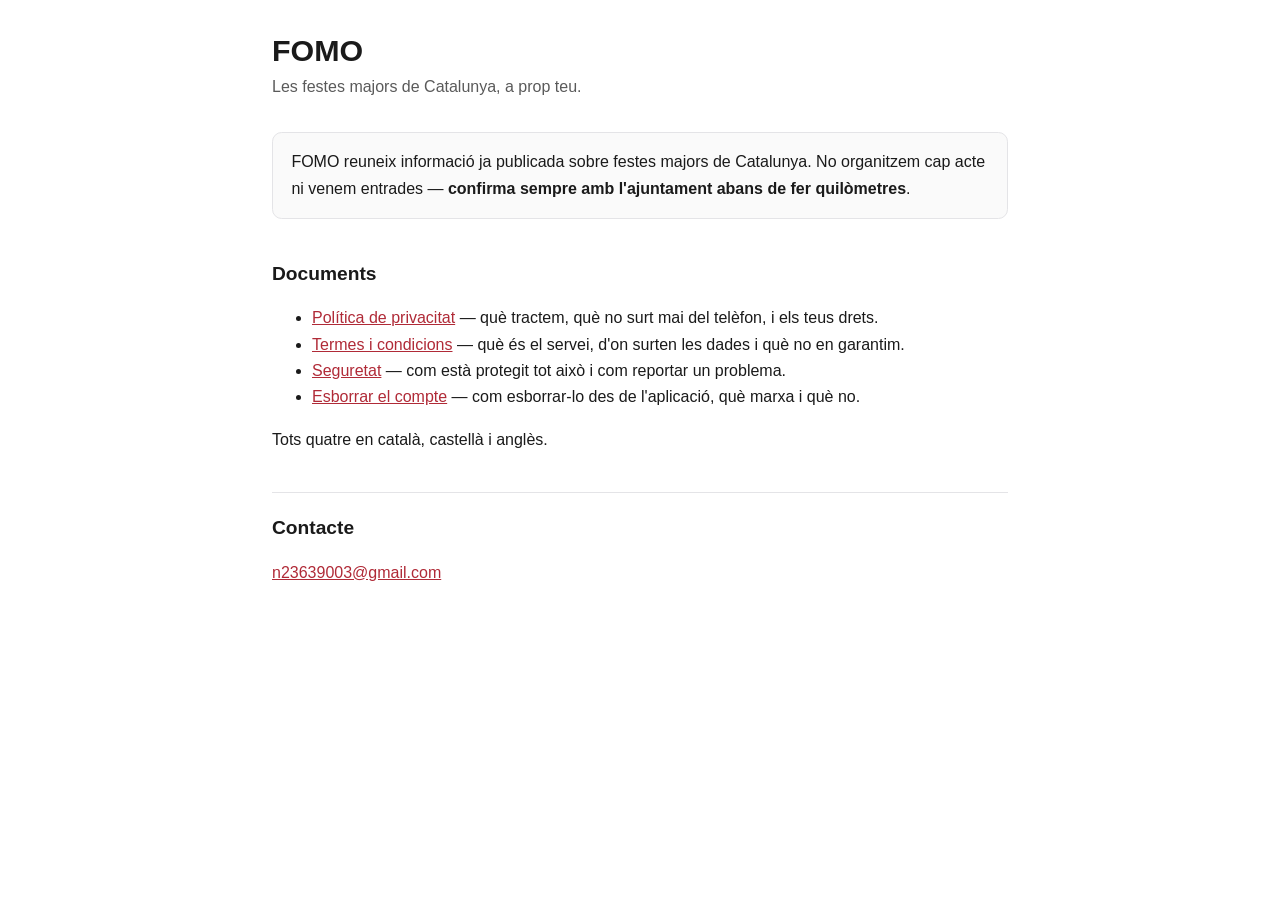
<file: index.html>
<!doctype html>
<html lang="ca">
<head>
<meta charset="utf-8">
<meta name="viewport" content="width=device-width, initial-scale=1">
<title>FOMO</title>
<link rel="stylesheet" href="estil.css">
</head>
<body>
<main>
  <h1>FOMO</h1>
  <p class="sub">Les festes majors de Catalunya, a prop teu.</p>

  <div class="box">
    <p>FOMO reuneix informació ja publicada sobre festes majors de Catalunya.
    No organitzem cap acte ni venem entrades — <strong>confirma sempre amb
    l'ajuntament abans de fer quilòmetres</strong>.</p>
  </div>

  <h2>Documents</h2>
  <ul>
    <li><a href="privacitat.html">Política de privacitat</a> — què tractem, què
    no surt mai del telèfon, i els teus drets.</li>
    <li><a href="termes.html">Termes i condicions</a> — què és el servei, d'on
    surten les dades i què no en garantim.</li>
    <li><a href="seguretat.html">Seguretat</a> — com està protegit tot això i com
    reportar un problema.</li>
    <li><a href="esborrar-compte.html">Esborrar el compte</a> — com esborrar-lo
    des de l'aplicació, què marxa i què no.</li>
  </ul>
  <p>Tots quatre en català, castellà i anglès.</p>

  <h2>Contacte</h2>
  <p><a href="mailto:n23639003@gmail.com">n23639003@gmail.com</a></p>
</main>
</body>
</html>
</file>
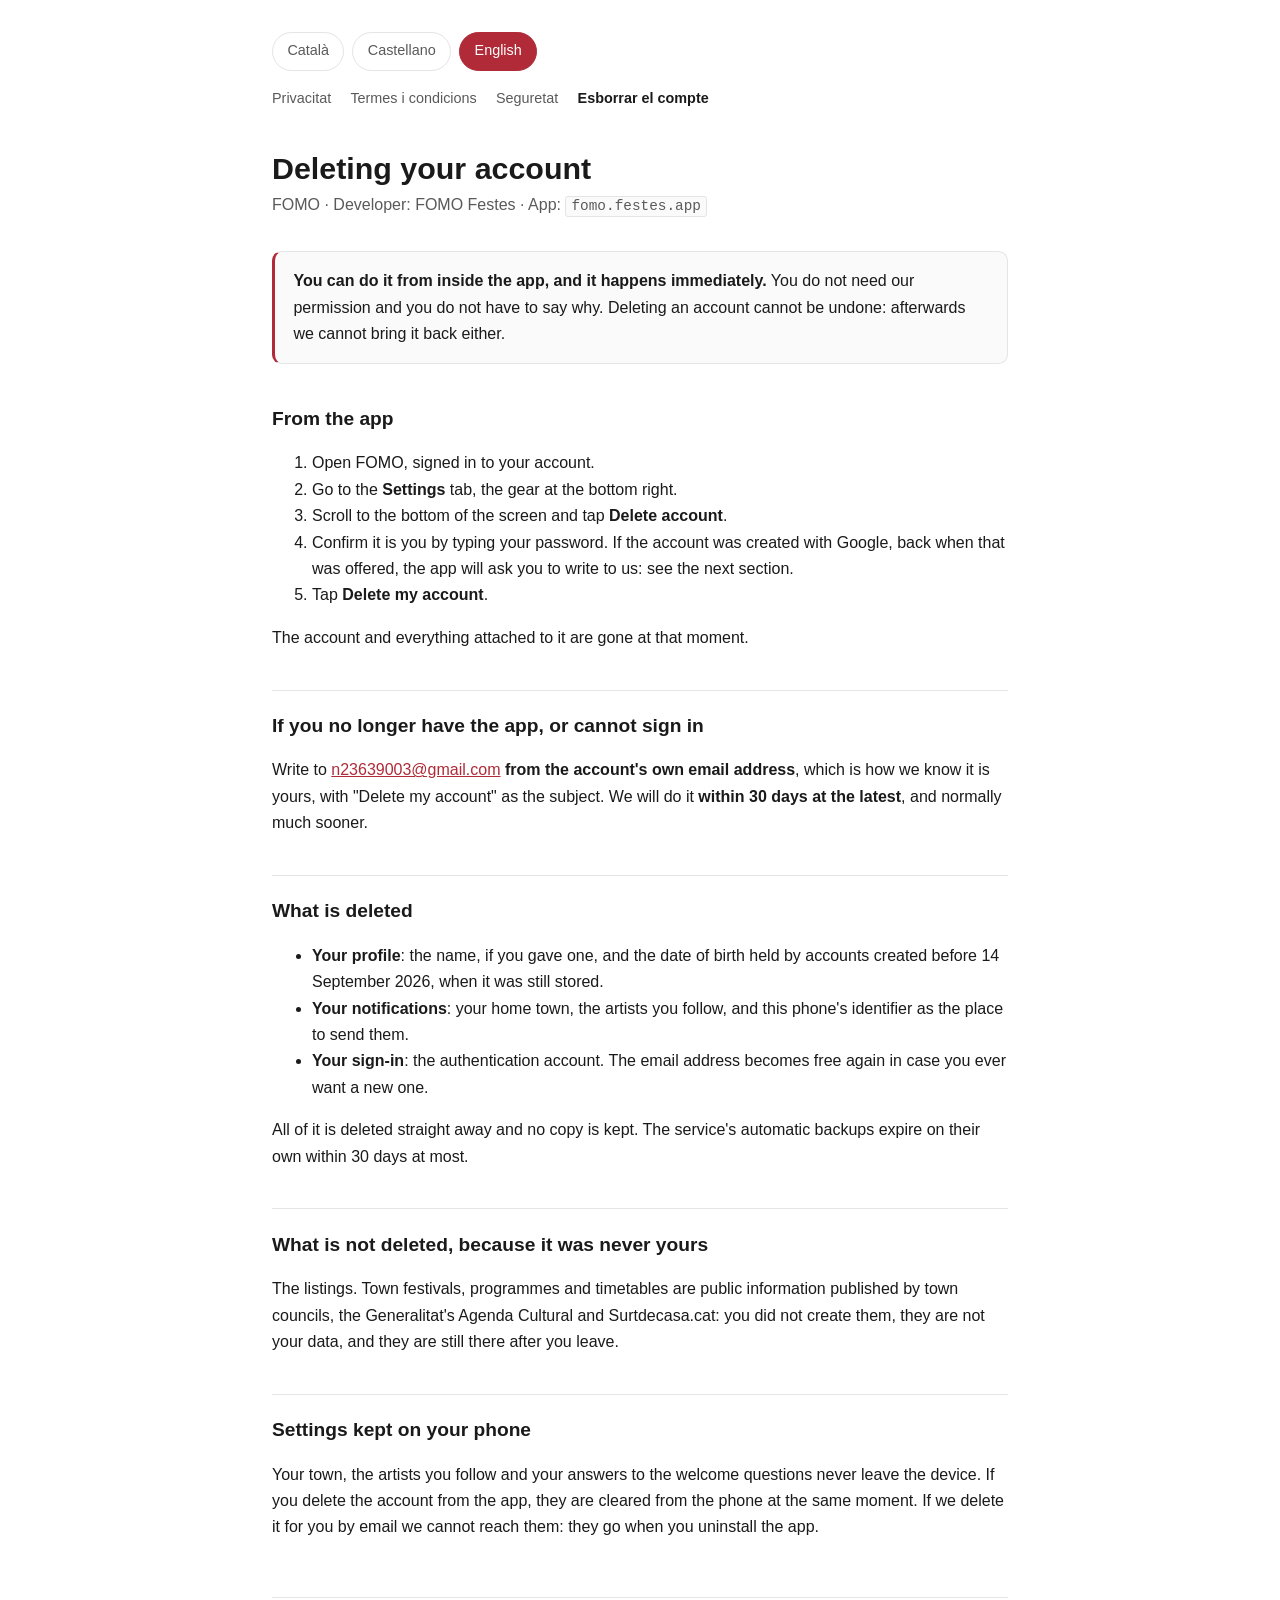
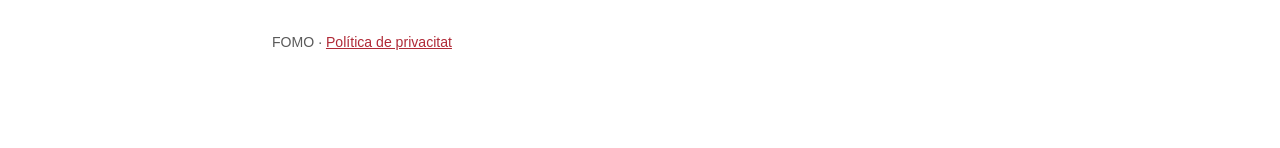
<file: esborrar-compte.html>
<!doctype html>
<html lang="ca">
<head>
<meta charset="utf-8">
<meta name="viewport" content="width=device-width, initial-scale=1">
<title>Esborrar el compte · FOMO</title>
<link rel="stylesheet" href="estil.css">
</head>
<body>
<main>

<nav>
  <button data-lang="ca" aria-current="true">Català</button>
  <button data-lang="es" aria-current="false">Castellano</button>
  <button data-lang="en" aria-current="false">English</button>
</nav>
<div class="pages">
  <a href="privacitat.html">Privacitat</a>
  <a href="termes.html">Termes i condicions</a>
  <a href="seguretat.html">Seguretat</a>
  <a href="esborrar-compte.html" aria-current="page">Esborrar el compte</a>
</div>

<!-- ══════════════════ CATALÀ ══════════════════ -->
<section id="ca">
  <h1>Esborrar el compte</h1>
  <p class="sub">FOMO · Desenvolupador: FOMO Festes · Aplicació: <code>fomo.festes.app</code></p>

  <div class="box warn">
    <p><strong>Es pot fer des de l'aplicació mateixa, i és immediat.</strong> No
    cal demanar-nos permís ni explicar per què. Esborrar el compte no es pot
    desfer: després nosaltres tampoc te'l podem recuperar.</p>
  </div>

  <h2>Des de l'aplicació</h2>
  <ol>
    <li>Obre FOMO amb la sessió del teu compte iniciada.</li>
    <li>Ves a la pestanya <strong>Ajustos</strong>, la roda dentada de baix a la
    dreta.</li>
    <li>Baixa fins al final de la pantalla i toca <strong>Esborrar el
    compte</strong>.</li>
    <li>Confirma que ets tu escrivint la contrasenya. Si el compte es va crear
    amb Google, quan encara s'oferia, l'app et dirà que ens escriguis: vegeu
    l'apartat següent.</li>
    <li>Toca <strong>Esborrar el meu compte</strong>.</li>
  </ol>
  <p>El compte i tot el que hi va associat desapareixen en aquell moment.</p>

  <h2>Si ja no tens l'aplicació, o no hi pots entrar</h2>
  <p>Escriu a <a href="mailto:n23639003@gmail.com">n23639003@gmail.com</a>
  <strong>des de l'adreça del compte</strong>, que és com sabem que és teu, amb
  «Esborrar el compte» a l'assumpte. Ho farem <strong>com a molt tard en 30
  dies</strong>, i normalment molt abans.</p>

  <h2>Què s'esborra</h2>
  <ul>
    <li><strong>El perfil</strong>: el nom, si en vas donar un, i la data de
    naixement dels comptes creats abans del 14 de setembre de 2026, quan encara
    es desava.</li>
    <li><strong>Les notificacions</strong>: el poble de referència, els artistes
    que segueixes i l'identificador d'aquest telèfon com a lloc on
    enviar-les.</li>
    <li><strong>L'accés</strong>: el compte d'autenticació. L'adreça electrònica
    torna a quedar lliure per si algun dia en vols obrir un altre.</li>
  </ul>
  <p>Tot això s'esborra de seguida i sense còpia. Les còpies de seguretat
  automàtiques del servei caduquen soles com a molt en 30 dies.</p>

  <h2>Què no s'esborra, perquè no és teu</h2>
  <p>L'agenda de festes. Les festes majors, els programes i els horaris són
  informació pública que publiquen els ajuntaments, l'Agenda Cultural de la
  Generalitat i Surtdecasa.cat: no els has creat tu, no en són dades teves, i
  segueixen sent-hi quan te'n vas.</p>

  <h2>Les preferències del telèfon</h2>
  <p>El poble, els artistes que segueixes i les respostes de la benvinguda no
  surten mai del dispositiu. Si esborres el compte des de l'aplicació,
  s'esborren també del telèfon en aquell moment. Si ho fem nosaltres per correu,
  no hi arribem: desapareixen quan desinstal·les l'aplicació.</p>
</section>

<!-- ══════════════════ CASTELLANO ══════════════════ -->
<section id="es" hidden>
  <h1>Borrar la cuenta</h1>
  <p class="sub">FOMO · Desarrollador: FOMO Festes · Aplicación: <code>fomo.festes.app</code></p>

  <div class="box warn">
    <p><strong>Se puede hacer desde la propia aplicación, y es inmediato.</strong>
    No hace falta pedirnos permiso ni explicar por qué. Borrar la cuenta no se
    puede deshacer: después nosotros tampoco podemos recuperarla.</p>
  </div>

  <h2>Desde la aplicación</h2>
  <ol>
    <li>Abre FOMO con la sesión de tu cuenta iniciada.</li>
    <li>Ve a la pestaña <strong>Ajustes</strong>, la rueda dentada de abajo a la
    derecha.</li>
    <li>Baja hasta el final de la pantalla y toca <strong>Borrar la
    cuenta</strong>.</li>
    <li>Confirma que eres tú escribiendo la contraseña. Si la cuenta se creó
    con Google, cuando aún se ofrecía, la app te dirá que nos escribas: mira
    el apartado siguiente.</li>
    <li>Toca <strong>Borrar mi cuenta</strong>.</li>
  </ol>
  <p>La cuenta y todo lo asociado desaparecen en ese momento.</p>

  <h2>Si ya no tienes la aplicación, o no puedes entrar</h2>
  <p>Escribe a <a href="mailto:n23639003@gmail.com">n23639003@gmail.com</a>
  <strong>desde la dirección de la cuenta</strong>, que es como sabemos que es
  tuya, con «Borrar la cuenta» en el asunto. Lo haremos <strong>como máximo en
  30 días</strong>, y normalmente mucho antes.</p>

  <h2>Qué se borra</h2>
  <ul>
    <li><strong>El perfil</strong>: el nombre, si diste uno, y la fecha de
    nacimiento de las cuentas creadas antes del 14 de septiembre de 2026, cuando
    aún se guardaba.</li>
    <li><strong>Las notificaciones</strong>: el pueblo de referencia, los
    artistas que sigues y el identificador de este teléfono como sitio al que
    enviarlas.</li>
    <li><strong>El acceso</strong>: la cuenta de autenticación. La dirección de
    correo vuelve a quedar libre por si algún día quieres abrir otra.</li>
  </ul>
  <p>Todo eso se borra enseguida y sin copia. Las copias de seguridad
  automáticas del servicio caducan solas como mucho en 30 días.</p>

  <h2>Qué no se borra, porque no es tuyo</h2>
  <p>La agenda de fiestas. Las fiestas mayores, los programas y los horarios son
  información pública que publican los ayuntamientos, la Agenda Cultural de la
  Generalitat y Surtdecasa.cat: no los has creado tú, no son datos tuyos, y siguen
  ahí cuando te vas.</p>

  <h2>Las preferencias del teléfono</h2>
  <p>El pueblo, los artistas que sigues y las respuestas de la bienvenida no
  salen nunca del dispositivo. Si borras la cuenta desde la aplicación, se borran
  también del teléfono en ese momento. Si lo hacemos nosotros por correo, no
  llegamos hasta ahí: desaparecen cuando desinstalas la aplicación.</p>
</section>

<!-- ══════════════════ ENGLISH ══════════════════ -->
<section id="en" hidden>
  <h1>Deleting your account</h1>
  <p class="sub">FOMO · Developer: FOMO Festes · App: <code>fomo.festes.app</code></p>

  <div class="box warn">
    <p><strong>You can do it from inside the app, and it happens
    immediately.</strong> You do not need our permission and you do not have to
    say why. Deleting an account cannot be undone: afterwards we cannot bring it
    back either.</p>
  </div>

  <h2>From the app</h2>
  <ol>
    <li>Open FOMO, signed in to your account.</li>
    <li>Go to the <strong>Settings</strong> tab, the gear at the bottom right.</li>
    <li>Scroll to the bottom of the screen and tap <strong>Delete
    account</strong>.</li>
    <li>Confirm it is you by typing your password. If the account was created
    with Google, back when that was offered, the app will ask you to write to
    us: see the next section.</li>
    <li>Tap <strong>Delete my account</strong>.</li>
  </ol>
  <p>The account and everything attached to it are gone at that moment.</p>

  <h2>If you no longer have the app, or cannot sign in</h2>
  <p>Write to <a href="mailto:n23639003@gmail.com">n23639003@gmail.com</a>
  <strong>from the account's own email address</strong>, which is how we know it
  is yours, with "Delete my account" as the subject. We will do it
  <strong>within 30 days at the latest</strong>, and normally much sooner.</p>

  <h2>What is deleted</h2>
  <ul>
    <li><strong>Your profile</strong>: the name, if you gave one, and the date of
    birth held by accounts created before 14 September 2026, when it was still
    stored.</li>
    <li><strong>Your notifications</strong>: your home town, the artists you
    follow, and this phone's identifier as the place to send them.</li>
    <li><strong>Your sign-in</strong>: the authentication account. The email
    address becomes free again in case you ever want a new one.</li>
  </ul>
  <p>All of it is deleted straight away and no copy is kept. The service's
  automatic backups expire on their own within 30 days at most.</p>

  <h2>What is not deleted, because it was never yours</h2>
  <p>The listings. Town festivals, programmes and timetables are public
  information published by town councils, the Generalitat's Agenda Cultural and
  Surtdecasa.cat: you did not create them, they are not your data, and they are
  still there after you leave.</p>

  <h2>Settings kept on your phone</h2>
  <p>Your town, the artists you follow and your answers to the welcome questions
  never leave the device. If you delete the account from the app, they are
  cleared from the phone at the same moment. If we delete it for you by email we
  cannot reach them: they go when you uninstall the app.</p>
</section>

<footer>
  <p>FOMO · <a href="privacitat.html">Política de privacitat</a></p>
</footer>

</main>
<script src="idioma.js"></script>
</body>
</html>
</file>
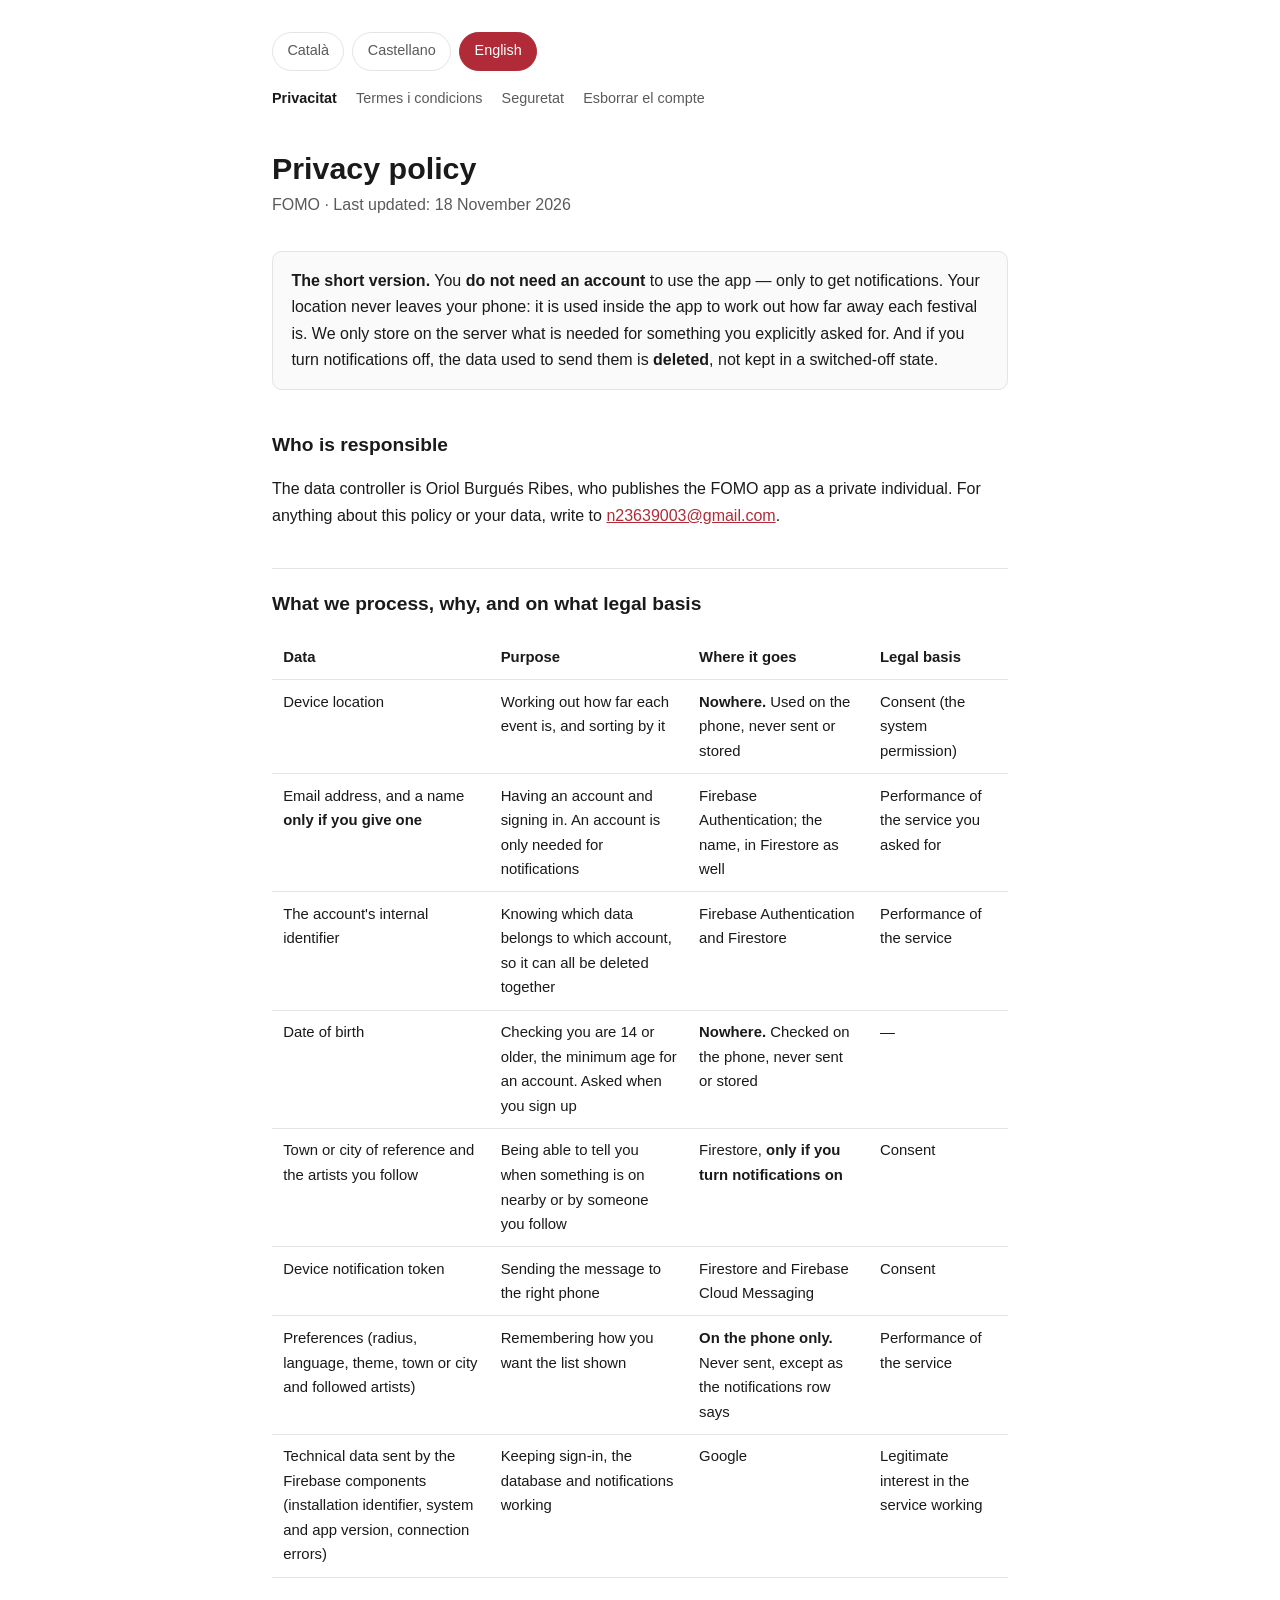
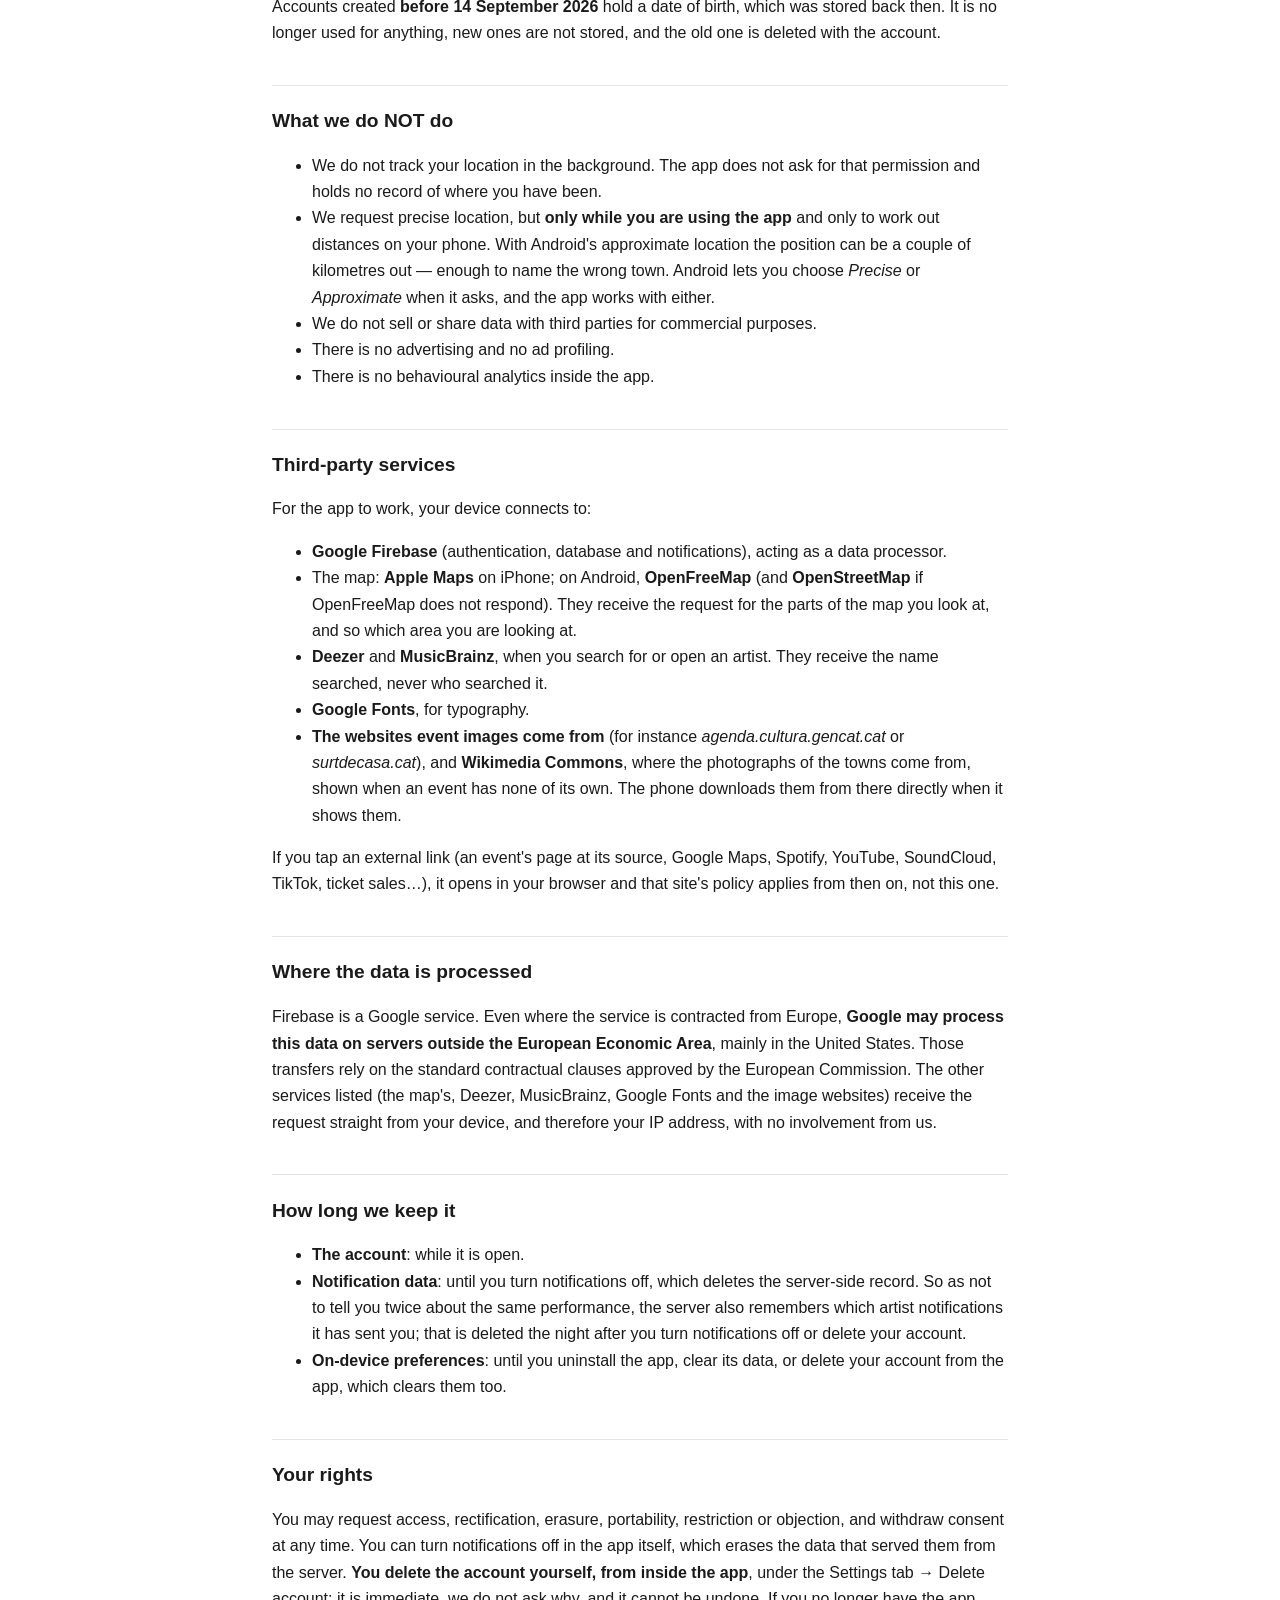
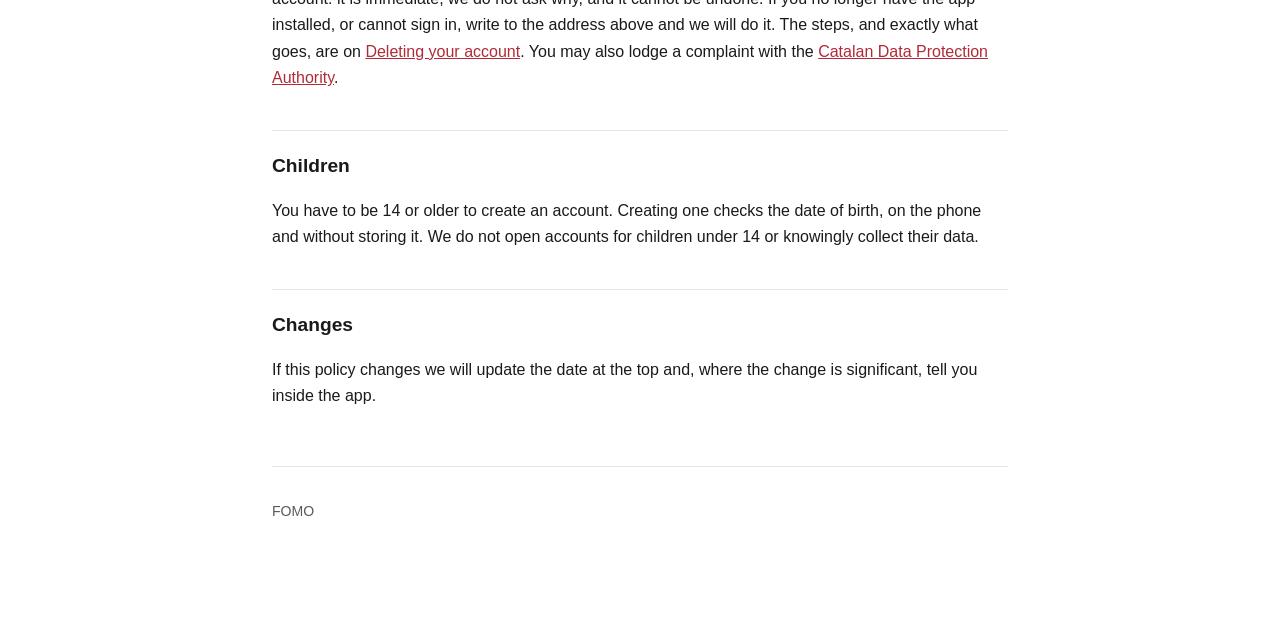
<file: privacitat.html>
<!doctype html>
<html lang="ca">
<head>
<meta charset="utf-8">
<meta name="viewport" content="width=device-width, initial-scale=1">
<title>Política de privacitat · FOMO</title>
<link rel="stylesheet" href="estil.css">
</head>
<body>
<main>

<nav>
  <button data-lang="ca" aria-current="true">Català</button>
  <button data-lang="es" aria-current="false">Castellano</button>
  <button data-lang="en" aria-current="false">English</button>
</nav>
<div class="pages">
  <a href="privacitat.html" aria-current="page">Privacitat</a>
  <a href="termes.html">Termes i condicions</a>
  <a href="seguretat.html">Seguretat</a>
  <a href="esborrar-compte.html">Esborrar el compte</a>
</div>

<!-- ══════════════════ CATALÀ ══════════════════ -->
<section id="ca">
  <h1>Política de privacitat</h1>
  <p class="sub">FOMO · Darrera actualització: 18 de novembre de 2026</p>

  <div class="box">
    <p><strong>El resum, en quatre frases.</strong> Per fer servir l'aplicació
    <strong>no cal cap compte</strong>: només per rebre avisos. La teva ubicació
    no surt mai del telèfon: es fa servir dins l'aplicació per calcular a quina
    distància tens cada festa. Només guardem al servidor el que fa falta per a
    allò que has demanat expressament. I si desactives les notificacions, les
    dades que servien per enviar-te-les <strong>s'esborren</strong>, no es desen
    apagades.</p>
  </div>

  <h2>Qui és el responsable</h2>
  <p>El responsable del tractament és Oriol Burgués Ribes, que publica
  l'aplicació FOMO com a particular. Per a qualsevol qüestió sobre aquesta política o sobre les teves dades, pots
  escriure a <a href="mailto:n23639003@gmail.com">n23639003@gmail.com</a>.</p>

  <h2>Què tractem, per què, i amb quina base legal</h2>
  <table>
    <tr><th>Dada</th><th>Per a què</th><th>On va</th><th>Base legal</th></tr>
    <tr>
      <td>Ubicació del dispositiu</td>
      <td>Calcular a quina distància tens cada esdeveniment i ordenar-los</td>
      <td><strong>Enlloc.</strong> Es fa servir al telèfon i no s'envia ni es desa</td>
      <td>Consentiment (el permís del sistema)</td>
    </tr>
    <tr>
      <td>Adreça electrònica, i el nom <strong>només si el dones</strong></td>
      <td>Tenir un compte i poder entrar-hi. El compte només cal per rebre avisos</td>
      <td>Firebase Authentication; el nom, també a Firestore</td>
      <td>Execució del servei que has demanat</td>
    </tr>
    <tr>
      <td>Identificador intern del compte</td>
      <td>Saber quines dades són de quin compte, per poder-les esborrar juntes</td>
      <td>Firebase Authentication i Firestore</td>
      <td>Execució del servei</td>
    </tr>
    <tr>
      <td>Data de naixement</td>
      <td>Comprovar que tens 14 anys o més, l'edat mínima per obrir un compte. Es demana en registrar-te</td>
      <td><strong>Enlloc.</strong> Es comprova al telèfon i no s'envia ni es desa</td>
      <td>—</td>
    </tr>
    <tr>
      <td>Localitat de referència i artistes que segueixes</td>
      <td>Poder-te avisar quan hi ha alguna cosa a prop o d'algú que segueixes</td>
      <td>Firestore, <strong>només si actives les notificacions</strong></td>
      <td>Consentiment</td>
    </tr>
    <tr>
      <td>Identificador de notificacions del dispositiu</td>
      <td>Enviar l'avís al telèfon correcte</td>
      <td>Firestore i Firebase Cloud Messaging</td>
      <td>Consentiment</td>
    </tr>
    <tr>
      <td>Preferències (radi, idioma, tema, localitat i artistes seguits)</td>
      <td>Recordar com vols veure la llista</td>
      <td><strong>Només al telèfon.</strong> No s'envien, llevat del que diu la fila de notificacions</td>
      <td>Execució del servei</td>
    </tr>
    <tr>
      <td>Dades tècniques que envien els components de Firebase (identificador d'instal·lació, versió del sistema i de l'aplicació, errors de connexió)</td>
      <td>Que l'autenticació, la base de dades i les notificacions funcionin</td>
      <td>Google</td>
      <td>Interès legítim en el funcionament del servei</td>
    </tr>
  </table>

  <p>Els comptes creats <strong>abans del 14 de setembre de 2026</strong> tenen
  guardada la data de naixement, que llavors es desava. Ja no es fa servir per a
  res, les noves ja no es desen, i la d'abans s'esborra amb el compte.</p>

  <h2>Què NO fem</h2>
  <ul>
    <li>No fem seguiment de la teva ubicació en segon pla. L'aplicació no demana
    aquest permís i no té cap registre d'on has estat.</li>
    <li>Demanem la ubicació precisa, però <strong>només mentre fas servir
    l'aplicació</strong> i només per calcular distàncies al teu telèfon. Amb la
    ubicació aproximada d'Android la posició pot desviar-se un parell de
    quilòmetres, prou per assenyalar el poble equivocat. Android et deixa triar
    <em>Precisa</em> o <em>Aproximada</em> quan et demana el permís, i
    l'aplicació funciona amb totes dues.</li>
    <li>No venem ni cedim dades a tercers amb finalitats comercials.</li>
    <li>No fem publicitat ni perfilat publicitari.</li>
    <li>No hi ha analítica de comportament dins l'aplicació.</li>
  </ul>

  <h2>Serveis de tercers</h2>
  <p>Perquè l'aplicació funcioni, el teu dispositiu es connecta a:</p>
  <ul>
    <li><strong>Google Firebase</strong> (autenticació, base de dades i
    notificacions). Google actua com a encarregat del tractament.</li>
    <li>El mapa: a l'iPhone, <strong>Mapes d'Apple</strong>; a Android,
    <strong>OpenFreeMap</strong> (i <strong>OpenStreetMap</strong> si
    OpenFreeMap no respon). Reben la petició de les zones del mapa que mires,
    i per tant quina zona estàs mirant.</li>
    <li><strong>Deezer</strong> i <strong>MusicBrainz</strong>, quan cerques o
    obres la fitxa d'un artista. Reben el nom cercat, mai qui el cerca.</li>
    <li><strong>Google Fonts</strong>, per a la tipografia.</li>
    <li><strong>Els webs d'on surten les imatges dels esdeveniments</strong>
    (per exemple, <em>agenda.cultura.gencat.cat</em> o <em>surtdecasa.cat</em>), i
    <strong>Wikimedia Commons</strong>, d'on surten les fotos dels pobles que
    es mostren quan un esdeveniment no en té cap de pròpia. El telèfon les
    descarrega directament d'allà quan les mostra.</li>
  </ul>
  <p>Si toques un enllaç extern (la fitxa d'un esdeveniment a la seva font,
  Google Maps, Spotify, YouTube, SoundCloud, TikTok, venda d'entrades…), s'obre
  al navegador i a partir d'aquí s'hi aplica la política d'aquell lloc, no
  aquesta.</p>

  <h2>On es tracten les dades</h2>
  <p>Firebase és un servei de Google. Encara que el servei el contractem des
  d'Europa, <strong>Google pot tractar aquestes dades en servidors de fora de
  l'Espai Econòmic Europeu</strong>, principalment als Estats Units. Aquestes
  transferències es fan a l'empara de les clàusules contractuals tipus aprovades
  per la Comissió Europea. Els altres serveis que hem llistat (els del mapa, Deezer,
  MusicBrainz, Google Fonts i els webs de les imatges) reben la petició
  directament del teu dispositiu, i per tant la teva adreça IP, sense que hi
  intervinguem.</p>

  <h2>Quant de temps ho guardem</h2>
  <ul>
    <li><strong>El compte</strong>: mentre el tinguis obert.</li>
    <li><strong>Les dades de notificacions</strong>: fins que les desactivis. En
    desactivar-les s'esborra el registre del servidor. Per no avisar-te dues
    vegades de la mateixa actuació, el servidor també recorda quins avisos
    d'artistes t'ha enviat; això s'esborra la nit després de desactivar els
    avisos o d'esborrar el compte.</li>
    <li><strong>Les preferències del telèfon</strong>: fins que desinstal·lis
    l'aplicació, n'esborris les dades o esborris el compte des de l'aplicació,
    que també les esborra.</li>
  </ul>

  <h2>Els teus drets</h2>
  <p>Pots demanar accés, rectificació, supressió, portabilitat, limitació o
  oposició al tractament, i retirar el consentiment quan vulguis. Pots desactivar les
  notificacions des de l'aplicació mateixa, i en fer-ho s'esborren del servidor
  les dades que hi servien. <strong>El compte l'esborres tu mateix des de
  l'aplicació</strong>, a la pestanya Ajustos → Esborrar el compte: és immediat, no
  cal que ens diguis per què i no es pot desfer. Si ja no tens l'aplicació
  instal·lada o no hi pots entrar, escriu-nos a l'adreça de dalt i ho farem
  nosaltres. Els passos, i què marxa exactament, són a <a
  href="esborrar-compte.html">Esborrar el compte</a>. També pots presentar una reclamació davant l'<a
  href="https://apdcat.gencat.cat/">Autoritat Catalana de Protecció de Dades</a>.</p>

  <h2>Menors</h2>
  <p>Per crear un compte cal tenir 14 anys o més. En crear-lo es comprova la
  data de naixement, al telèfon i sense desar-la. No obrim comptes de menors de
  14 anys ni en recollim dades conscientment.</p>

  <h2>Canvis</h2>
  <p>Si aquesta política canvia, actualitzarem la data del principi i, si el
  canvi és rellevant, t'ho farem saber dins l'aplicació.</p>
</section>

<!-- ══════════════════ CASTELLANO ══════════════════ -->
<section id="es" hidden>
  <h1>Política de privacidad</h1>
  <p class="sub">FOMO · Última actualización: 18 de noviembre de 2026</p>

  <div class="box">
    <p><strong>El resumen, en cuatro frases.</strong> Para usar la aplicación
    <strong>no hace falta ninguna cuenta</strong>: solo para recibir avisos. Tu
    ubicación no sale nunca del teléfono: se usa dentro de la aplicación para
    calcular a qué distancia tienes cada fiesta. Solo guardamos en el servidor lo
    necesario para aquello que has pedido expresamente. Y si desactivas las
    notificaciones, los datos que servían para enviártelas <strong>se
    borran</strong>, no se guardan apagados.</p>
  </div>

  <h2>Quién es el responsable</h2>
  <p>El responsable del tratamiento es Oriol Burgués Ribes, que publica la
  aplicación FOMO como particular. Para cualquier cuestión sobre esta política o sobre tus datos, puedes escribir a
  <a href="mailto:n23639003@gmail.com">n23639003@gmail.com</a>.</p>

  <h2>Qué tratamos, para qué y con qué base legal</h2>
  <table>
    <tr><th>Dato</th><th>Para qué</th><th>Dónde va</th><th>Base legal</th></tr>
    <tr>
      <td>Ubicación del dispositivo</td>
      <td>Calcular a qué distancia tienes cada evento y ordenarlos</td>
      <td><strong>A ningún sitio.</strong> Se usa en el teléfono y no se envía ni se guarda</td>
      <td>Consentimiento (el permiso del sistema)</td>
    </tr>
    <tr>
      <td>Correo electrónico, y el nombre <strong>solo si lo das</strong></td>
      <td>Tener una cuenta y poder acceder. La cuenta solo hace falta para recibir avisos</td>
      <td>Firebase Authentication; el nombre, también en Firestore</td>
      <td>Ejecución del servicio solicitado</td>
    </tr>
    <tr>
      <td>Identificador interno de la cuenta</td>
      <td>Saber qué datos son de qué cuenta, para poder borrarlos juntos</td>
      <td>Firebase Authentication y Firestore</td>
      <td>Ejecución del servicio</td>
    </tr>
    <tr>
      <td>Fecha de nacimiento</td>
      <td>Comprobar que tienes 14 años o más, la edad mínima para abrir una cuenta. Se pide al registrarte</td>
      <td><strong>A ningún sitio.</strong> Se comprueba en el teléfono y no se envía ni se guarda</td>
      <td>—</td>
    </tr>
    <tr>
      <td>Localidad de referencia y artistas que sigues</td>
      <td>Poder avisarte cuando hay algo cerca o de alguien que sigues</td>
      <td>Firestore, <strong>solo si activas las notificaciones</strong></td>
      <td>Consentimiento</td>
    </tr>
    <tr>
      <td>Identificador de notificaciones del dispositivo</td>
      <td>Enviar el aviso al teléfono correcto</td>
      <td>Firestore y Firebase Cloud Messaging</td>
      <td>Consentimiento</td>
    </tr>
    <tr>
      <td>Preferencias (radio, idioma, tema, localidad y artistas seguidos)</td>
      <td>Recordar cómo quieres ver la lista</td>
      <td><strong>Solo en el teléfono.</strong> No se envían, salvo lo que dice la fila de notificaciones</td>
      <td>Ejecución del servicio</td>
    </tr>
    <tr>
      <td>Datos técnicos que envían los componentes de Firebase (identificador de instalación, versión del sistema y de la aplicación, errores de conexión)</td>
      <td>Que la autenticación, la base de datos y las notificaciones funcionen</td>
      <td>Google</td>
      <td>Interés legítimo en el funcionamiento del servicio</td>
    </tr>
  </table>

  <p>Las cuentas creadas <strong>antes del 14 de septiembre de 2026</strong>
  tienen guardada la fecha de nacimiento, que entonces se guardaba. Ya no se usa
  para nada, las nuevas ya no se guardan, y la de antes se borra con la cuenta.</p>

  <h2>Qué NO hacemos</h2>
  <ul>
    <li>No rastreamos tu ubicación en segundo plano. La aplicación no pide ese
    permiso y no tiene ningún registro de dónde has estado.</li>
    <li>Pedimos la ubicación precisa, pero <strong>solo mientras usas la
    aplicación</strong> y solo para calcular distancias en tu teléfono. Con la
    ubicación aproximada de Android la posición puede desviarse un par de
    kilómetros, suficiente para señalar el pueblo equivocado. Android te deja
    elegir <em>Precisa</em> o <em>Aproximada</em> al pedirte el permiso, y la
    aplicación funciona con ambas.</li>
    <li>No vendemos ni cedemos datos a terceros con fines comerciales.</li>
    <li>No hacemos publicidad ni perfilado publicitario.</li>
    <li>No hay analítica de comportamiento dentro de la aplicación.</li>
  </ul>

  <h2>Servicios de terceros</h2>
  <p>Para que la aplicación funcione, tu dispositivo se conecta a:</p>
  <ul>
    <li><strong>Google Firebase</strong> (autenticación, base de datos y
    notificaciones), como encargado del tratamiento.</li>
    <li>El mapa: en iPhone, <strong>Mapas de Apple</strong>; en Android,
    <strong>OpenFreeMap</strong> (y <strong>OpenStreetMap</strong> si
    OpenFreeMap no responde). Reciben la petición de las zonas del mapa que
    miras, y por tanto qué zona estás mirando.</li>
    <li><strong>Deezer</strong> y <strong>MusicBrainz</strong>, al buscar o
    abrir la ficha de un artista. Reciben el nombre buscado, nunca quién busca.</li>
    <li><strong>Google Fonts</strong>, para la tipografía.</li>
    <li><strong>Las webs de las que salen las imágenes de los eventos</strong>
    (por ejemplo, <em>agenda.cultura.gencat.cat</em> o <em>surtdecasa.cat</em>), y
    <strong>Wikimedia Commons</strong>, de donde salen las fotos de los pueblos
    que se muestran cuando un evento no tiene ninguna propia. El teléfono las
    descarga directamente de allí cuando las muestra.</li>
  </ul>
  <p>Si tocas un enlace externo (la ficha de un evento en su fuente, Google Maps,
  Spotify, YouTube, SoundCloud, TikTok, venta de entradas…), se abre en el
  navegador y a partir de ahí se aplica la política de ese sitio, no esta.</p>

  <h2>Dónde se tratan los datos</h2>
  <p>Firebase es un servicio de Google. Aunque el servicio se contrate desde
  Europa, <strong>Google puede tratar estos datos en servidores fuera del Espacio
  Económico Europeo</strong>, principalmente en Estados Unidos. Estas
  transferencias se amparan en las cláusulas contractuales tipo aprobadas por la
  Comisión Europea. Los demás servicios listados (los del mapa, Deezer, MusicBrainz,
  Google Fonts y las webs de las imágenes) reciben la petición directamente de tu
  dispositivo, y por tanto tu dirección IP, sin que nosotros intervengamos.</p>

  <h2>Cuánto tiempo lo guardamos</h2>
  <ul>
    <li><strong>La cuenta</strong>: mientras la tengas abierta.</li>
    <li><strong>Los datos de notificaciones</strong>: hasta que las desactives.
    Para no avisarte dos veces de la misma actuación, el servidor también
    recuerda qué avisos de artistas te ha enviado; eso se borra la noche
    después de desactivar los avisos o de borrar la cuenta.
    Al desactivarlas se borra el registro del servidor.</li>
    <li><strong>Las preferencias del teléfono</strong>: hasta que desinstales la
    aplicación, borres sus datos o borres la cuenta desde la aplicación, que
    también las borra.</li>
  </ul>

  <h2>Tus derechos</h2>
  <p>Puedes solicitar acceso, rectificación, supresión, portabilidad, limitación
  u oposición al tratamiento, y retirar el consentimiento cuando quieras. Puedes desactivar las
  notificaciones desde la propia aplicación, y al hacerlo se borran del servidor
  los datos que servían para enviarlas. <strong>La cuenta la borras tú mismo desde la
  aplicación</strong>, en la pestaña Ajustes → Borrar la cuenta: es inmediato, no
  hace falta que nos digas por qué y no se puede deshacer. Si ya no tienes la
  aplicación instalada o no puedes entrar, escríbenos a la dirección de arriba y
  lo haremos nosotros. Los pasos, y qué se borra exactamente, están en <a
  href="esborrar-compte.html">Borrar la cuenta</a>. También puedes presentar una reclamación ante la
  <a href="https://apdcat.gencat.cat/">Autoridad Catalana de Protección de
  Datos</a> o la <a href="https://www.aepd.es/">AEPD</a>.</p>

  <h2>Menores</h2>
  <p>Para crear una cuenta hay que tener 14 años o más. Al crearla se comprueba
  la fecha de nacimiento, en el teléfono y sin guardarla. No abrimos cuentas de
  menores de 14 años ni recogemos sus datos conscientemente.</p>

  <h2>Cambios</h2>
  <p>Si esta política cambia, actualizaremos la fecha del principio y, si el
  cambio es relevante, te lo haremos saber dentro de la aplicación.</p>
</section>

<!-- ══════════════════ ENGLISH ══════════════════ -->
<section id="en" hidden>
  <h1>Privacy policy</h1>
  <p class="sub">FOMO · Last updated: 18 November 2026</p>

  <div class="box">
    <p><strong>The short version.</strong> You <strong>do not need an
    account</strong> to use the app — only to get notifications. Your location
    never leaves your phone: it is used inside the app to work out how far away
    each festival is. We only store on the server what is needed for something
    you explicitly asked for. And if you turn notifications off, the data used to
    send them is <strong>deleted</strong>, not kept in a switched-off state.</p>
  </div>

  <h2>Who is responsible</h2>
  <p>The data controller is Oriol Burgués Ribes, who publishes the FOMO app as
  a private individual. For anything about
  this policy or your data, write to
  <a href="mailto:n23639003@gmail.com">n23639003@gmail.com</a>.</p>

  <h2>What we process, why, and on what legal basis</h2>
  <table>
    <tr><th>Data</th><th>Purpose</th><th>Where it goes</th><th>Legal basis</th></tr>
    <tr>
      <td>Device location</td>
      <td>Working out how far each event is, and sorting by it</td>
      <td><strong>Nowhere.</strong> Used on the phone, never sent or stored</td>
      <td>Consent (the system permission)</td>
    </tr>
    <tr>
      <td>Email address, and a name <strong>only if you give one</strong></td>
      <td>Having an account and signing in. An account is only needed for notifications</td>
      <td>Firebase Authentication; the name, in Firestore as well</td>
      <td>Performance of the service you asked for</td>
    </tr>
    <tr>
      <td>The account's internal identifier</td>
      <td>Knowing which data belongs to which account, so it can all be deleted together</td>
      <td>Firebase Authentication and Firestore</td>
      <td>Performance of the service</td>
    </tr>
    <tr>
      <td>Date of birth</td>
      <td>Checking you are 14 or older, the minimum age for an account. Asked when you sign up</td>
      <td><strong>Nowhere.</strong> Checked on the phone, never sent or stored</td>
      <td>—</td>
    </tr>
    <tr>
      <td>Town or city of reference and the artists you follow</td>
      <td>Being able to tell you when something is on nearby or by someone you follow</td>
      <td>Firestore, <strong>only if you turn notifications on</strong></td>
      <td>Consent</td>
    </tr>
    <tr>
      <td>Device notification token</td>
      <td>Sending the message to the right phone</td>
      <td>Firestore and Firebase Cloud Messaging</td>
      <td>Consent</td>
    </tr>
    <tr>
      <td>Preferences (radius, language, theme, town or city and followed artists)</td>
      <td>Remembering how you want the list shown</td>
      <td><strong>On the phone only.</strong> Never sent, except as the notifications row says</td>
      <td>Performance of the service</td>
    </tr>
    <tr>
      <td>Technical data sent by the Firebase components (installation identifier, system and app version, connection errors)</td>
      <td>Keeping sign-in, the database and notifications working</td>
      <td>Google</td>
      <td>Legitimate interest in the service working</td>
    </tr>
  </table>

  <p>Accounts created <strong>before 14 September 2026</strong> hold a date of
  birth, which was stored back then. It is no longer used for anything, new ones
  are not stored, and the old one is deleted with the account.</p>

  <h2>What we do NOT do</h2>
  <ul>
    <li>We do not track your location in the background. The app does not ask
    for that permission and holds no record of where you have been.</li>
    <li>We request precise location, but <strong>only while you are using the
    app</strong> and only to work out distances on your phone. With Android's
    approximate location the position can be a couple of kilometres out — enough
    to name the wrong town. Android lets you choose <em>Precise</em> or
    <em>Approximate</em> when it asks, and the app works with either.</li>
    <li>We do not sell or share data with third parties for commercial purposes.</li>
    <li>There is no advertising and no ad profiling.</li>
    <li>There is no behavioural analytics inside the app.</li>
  </ul>

  <h2>Third-party services</h2>
  <p>For the app to work, your device connects to:</p>
  <ul>
    <li><strong>Google Firebase</strong> (authentication, database and
    notifications), acting as a data processor.</li>
    <li>The map: <strong>Apple Maps</strong> on iPhone; on Android,
    <strong>OpenFreeMap</strong> (and <strong>OpenStreetMap</strong> if
    OpenFreeMap does not respond). They receive the request for the parts of
    the map you look at, and so which area you are looking at.</li>
    <li><strong>Deezer</strong> and <strong>MusicBrainz</strong>, when you search
    for or open an artist. They receive the name searched, never who searched it.</li>
    <li><strong>Google Fonts</strong>, for typography.</li>
    <li><strong>The websites event images come from</strong> (for instance
    <em>agenda.cultura.gencat.cat</em> or <em>surtdecasa.cat</em>), and <strong>Wikimedia
    Commons</strong>, where the photographs of the towns come from, shown when
    an event has none of its own. The phone downloads them from there directly
    when it shows them.</li>
  </ul>
  <p>If you tap an external link (an event's page at its source, Google Maps,
  Spotify, YouTube, SoundCloud, TikTok, ticket sales…), it opens in your browser
  and that site's policy applies from then on, not this one.</p>

  <h2>Where the data is processed</h2>
  <p>Firebase is a Google service. Even where the service is contracted from
  Europe, <strong>Google may process this data on servers outside the European
  Economic Area</strong>, mainly in the United States. Those transfers rely on
  the standard contractual clauses approved by the European Commission. The other
  services listed (the map's, Deezer, MusicBrainz, Google Fonts and the image
  websites) receive the request straight from your device, and therefore your IP
  address, with no involvement from us.</p>

  <h2>How long we keep it</h2>
  <ul>
    <li><strong>The account</strong>: while it is open.</li>
    <li><strong>Notification data</strong>: until you turn notifications off,
    which deletes the server-side record. So as not to tell you twice about
    the same performance, the server also remembers which artist
    notifications it has sent you; that is deleted the night after you turn
    notifications off or delete your account.</li>
    <li><strong>On-device preferences</strong>: until you uninstall the app,
    clear its data, or delete your account from the app, which clears them too.</li>
  </ul>

  <h2>Your rights</h2>
  <p>You may request access, rectification, erasure, portability, restriction or
  objection, and withdraw consent at any time. You can turn notifications off in the
  app itself, which erases the data that served them from the server.
  <strong>You delete the account yourself, from inside the app</strong>, under
  the Settings tab → Delete account: it is immediate, we do not ask why, and it
  cannot be undone. If you no longer have the app installed, or cannot sign in,
  write to the address above and we will do it. The steps, and exactly what
  goes, are on <a href="esborrar-compte.html">Deleting your account</a>. You may also lodge a complaint with the
  <a href="https://apdcat.gencat.cat/">Catalan Data Protection Authority</a>.</p>

  <h2>Children</h2>
  <p>You have to be 14 or older to create an account. Creating one checks the
  date of birth, on the phone and without storing it. We do not open accounts for
  children under 14 or knowingly collect their data.</p>

  <h2>Changes</h2>
  <p>If this policy changes we will update the date at the top and, where the
  change is significant, tell you inside the app.</p>
</section>

<footer>
  <p>FOMO</p>
</footer>

</main>
<script src="idioma.js"></script>
</body>
</html>
</file>
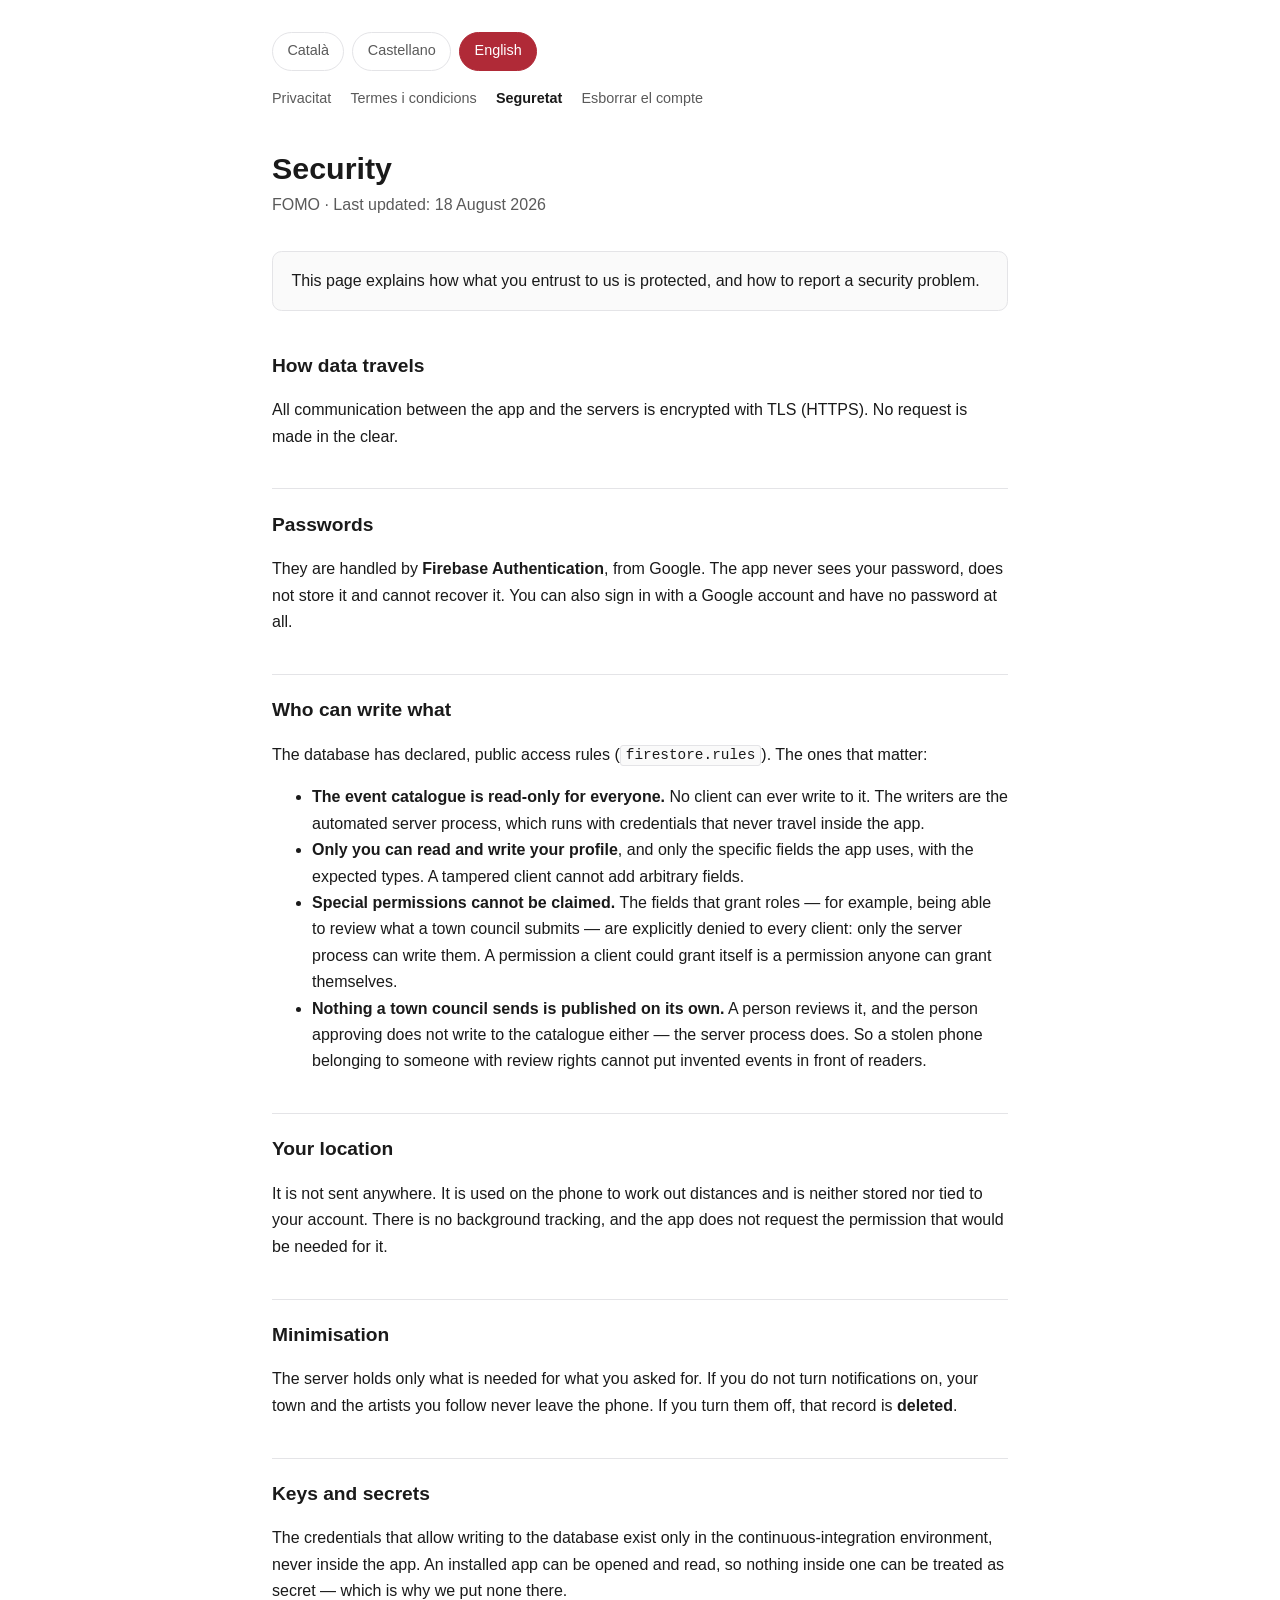
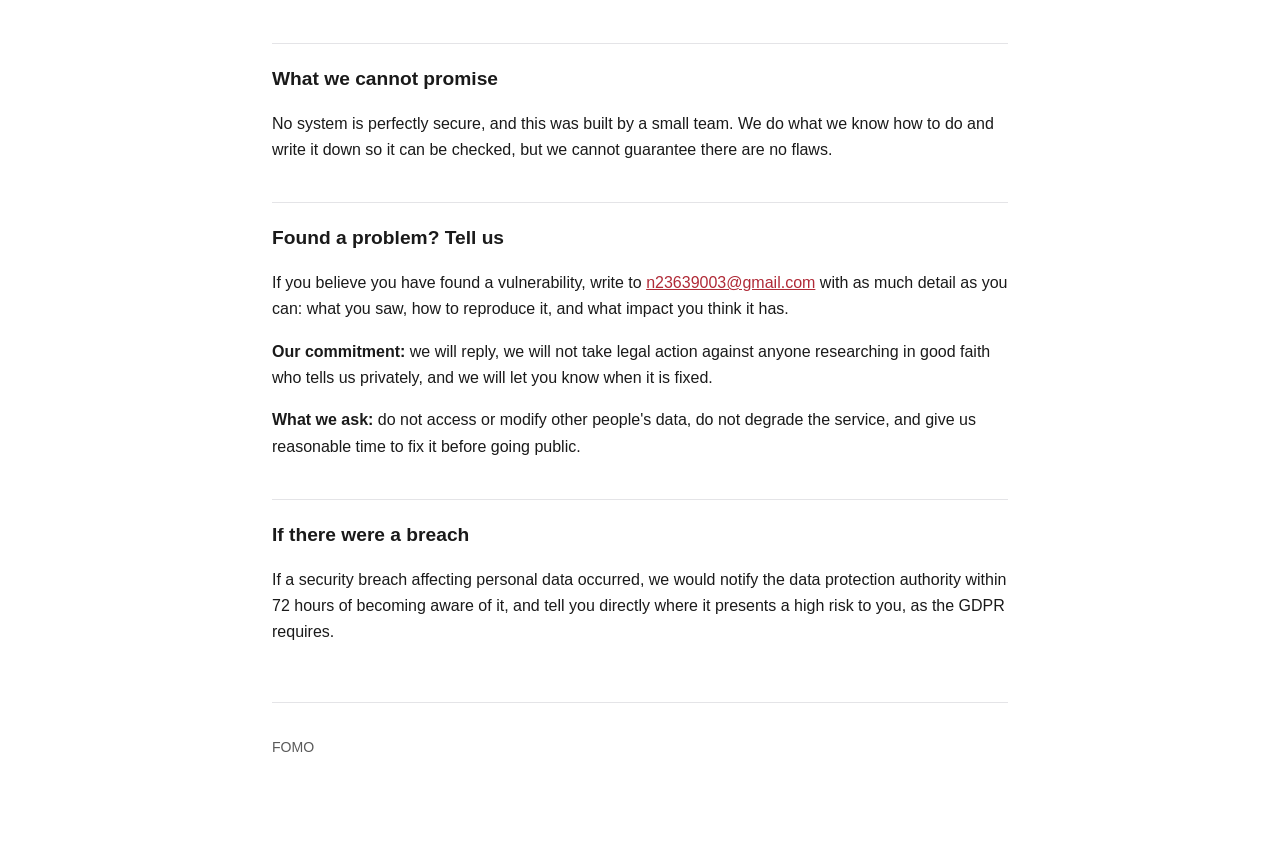
<file: seguretat.html>
<!doctype html>
<html lang="ca">
<head>
<meta charset="utf-8">
<meta name="viewport" content="width=device-width, initial-scale=1">
<title>Seguretat · FOMO</title>
<link rel="stylesheet" href="estil.css">
</head>
<body>
<main>
<nav>
  <button data-lang="ca" aria-current="true">Català</button>
  <button data-lang="es" aria-current="false">Castellano</button>
  <button data-lang="en" aria-current="false">English</button>
</nav>
<div class="pages">
  <a href="privacitat.html">Privacitat</a>
  <a href="termes.html">Termes i condicions</a>
  <a href="seguretat.html" aria-current="page">Seguretat</a>
  <a href="esborrar-compte.html">Esborrar el compte</a>
</div>

<section id="ca">
  <h1>Seguretat</h1>
  <p class="sub">FOMO · Darrera actualització: 18 d'agost de 2026</p>

  <div class="box">
    <p>Aquesta pàgina explica com està protegit el que ens confies i com
    reportar-nos un problema de seguretat.</p>
  </div>

  <h2>Com viatgen les dades</h2>
  <p>Totes les comunicacions entre l'aplicació i els servidors van xifrades amb
  TLS (HTTPS). No hi ha cap petició en clar.</p>

  <h2>Les contrasenyes</h2>
  <p>Les gestiona <strong>Firebase Authentication</strong>, de Google. L'aplicació
  no veu mai la teva contrasenya, no la desa i no la pot recuperar. També pots
  entrar amb el compte de Google i no tenir-ne cap.</p>

  <h2>Qui pot escriure què</h2>
  <p>La base de dades té regles d'accés declarades i públiques
  (<code>firestore.rules</code>). Les que importen:</p>
  <ul>
    <li><strong>El catàleg d'esdeveniments és de només lectura per a tothom.</strong>
    Cap client hi pot escriure mai. Els escriptors són el procés automàtic del
    servidor, que corre amb credencials que no viatgen dins l'aplicació.</li>
    <li><strong>El teu perfil només el pots llegir i escriure tu</strong>, i
    només els camps concrets que l'aplicació fa servir, amb el tipus esperat. Un
    client manipulat no pot afegir-hi camps arbitraris.</li>
    <li><strong>Els permisos especials no es poden reclamar.</strong> Els camps
    que atorguen rols (per exemple, poder revisar el que envia un ajuntament)
    estan explícitament prohibits a tots els clients: només els pot escriure el
    procés del servidor. Un permís que un client es pogués posar tot sol és un
    permís que qualsevol es pot posar.</li>
    <li><strong>Res que enviï un ajuntament es publica sol.</strong> Passa per la
    revisió d'una persona, i qui aprova tampoc no escriu al catàleg: ho fa el
    procés del servidor. Així, un telèfon robat d'algú amb permisos de revisió no
    pot posar esdeveniments falsos davant de ningú.</li>
  </ul>

  <h2>La teva ubicació</h2>
  <p>No s'envia enlloc. Es fa servir dins el telèfon per calcular distàncies i no
  es desa ni s'associa al teu compte. No hi ha seguiment en segon pla, i
  l'aplicació no demana el permís que caldria per fer-ne.</p>

  <h2>Minimització</h2>
  <p>Al servidor només hi ha el que fa falta per a allò que has demanat. Si no
  actives les notificacions, el poble i els artistes que segueixes no surten mai
  del telèfon. Si les desactives, aquest registre <strong>s'esborra</strong>.</p>

  <h2>Claus i secrets</h2>
  <p>Les credencials que permeten escriure a la base de dades existeixen només a
  l'entorn d'integració contínua, mai dins de l'aplicació. Una aplicació que
  s'instal·la es pot obrir i llegir, així que res que hi hagi dins es pot
  considerar secret — i per això no n'hi posem cap.</p>

  <h2>Què no podem prometre</h2>
  <p>Cap sistema és perfectament segur, i aquesta l'ha feta un
  equip petit. Fem el que sabem i ho tenim escrit perquè es pugui comprovar, però
  no podem garantir que no hi hagi cap fallada.</p>

  <h2>Has trobat un problema? Explica'ns-el</h2>
  <p>Si creus que has trobat una vulnerabilitat, escriu a
  <a href="mailto:n23639003@gmail.com">n23639003@gmail.com</a> amb el màxim
  detall que puguis: què has vist, com reproduir-ho i quin impacte creus que té.</p>
  <p><strong>El nostre compromís:</strong> et respondrem, no emprendrem accions
  legals contra qui investigui de bona fe i ens ho comuniqui de manera privada, i
  et direm quan quedi resolt.</p>
  <p><strong>El que et demanem:</strong> no accedeixis a dades d'altres persones
  ni les modifiquis, no degradis el servei, i dona'ns un temps raonable per
  arreglar-ho abans de fer-ho públic.</p>

  <h2>Si hi hagués una fuita</h2>
  <p>Si es produís una violació de seguretat que afecti dades personals, ho
  notificarem a l'autoritat de protecció de dades dins de les 72 hores següents a
  conèixer-la, i t'ho comunicarem directament si comporta un risc alt per a tu,
  tal com exigeix el RGPD.</p>
</section>

<section id="es" hidden>
  <h1>Seguridad</h1>
  <p class="sub">FOMO · Última actualización: 18 de agosto de 2026</p>

  <div class="box">
    <p>Esta página explica cómo está protegido lo que nos confías y cómo
    reportarnos un problema de seguridad.</p>
  </div>

  <h2>Cómo viajan los datos</h2>
  <p>Todas las comunicaciones entre la aplicación y los servidores van cifradas
  con TLS (HTTPS). No hay ninguna petición en claro.</p>

  <h2>Las contraseñas</h2>
  <p>Las gestiona <strong>Firebase Authentication</strong>, de Google. La
  aplicación no ve nunca tu contraseña, no la guarda y no puede recuperarla.
  También puedes entrar con la cuenta de Google y no tener ninguna.</p>

  <h2>Quién puede escribir qué</h2>
  <p>La base de datos tiene reglas de acceso declaradas y públicas
  (<code>firestore.rules</code>). Las que importan:</p>
  <ul>
    <li><strong>El catálogo de eventos es de solo lectura para todo el mundo.</strong>
    Ningún cliente puede escribir en él. Los escritores son el proceso automático
    del servidor, que se ejecuta con credenciales que no viajan dentro de la
    aplicación.</li>
    <li><strong>Tu perfil solo puedes leerlo y escribirlo tú</strong>, y solo los
    campos concretos que la aplicación usa, con el tipo esperado. Un cliente
    manipulado no puede añadir campos arbitrarios.</li>
    <li><strong>Los permisos especiales no se pueden reclamar.</strong> Los campos
    que otorgan roles (por ejemplo, poder revisar lo que envía un ayuntamiento)
    están explícitamente prohibidos a todos los clientes: solo puede escribirlos
    el proceso del servidor.</li>
    <li><strong>Nada de lo que envía un ayuntamiento se publica solo.</strong>
    Pasa por la revisión de una persona, y quien aprueba tampoco escribe en el
    catálogo: lo hace el proceso del servidor. Así, un teléfono robado de alguien
    con permisos de revisión no puede poner eventos falsos delante de nadie.</li>
  </ul>

  <h2>Tu ubicación</h2>
  <p>No se envía a ningún sitio. Se usa dentro del teléfono para calcular
  distancias y no se guarda ni se asocia a tu cuenta. No hay seguimiento en
  segundo plano, y la aplicación no pide el permiso que haría falta para ello.</p>

  <h2>Minimización</h2>
  <p>En el servidor solo está lo necesario para aquello que has pedido. Si no
  activas las notificaciones, el pueblo y los artistas que sigues no salen nunca
  del teléfono. Si las desactivas, ese registro <strong>se borra</strong>.</p>

  <h2>Claves y secretos</h2>
  <p>Las credenciales que permiten escribir en la base de datos existen solo en
  el entorno de integración continua, nunca dentro de la aplicación. Una
  aplicación instalada puede abrirse y leerse, así que nada de lo que hay dentro
  puede considerarse secreto — y por eso no ponemos ninguno.</p>

  <h2>Qué no podemos prometer</h2>
  <p>Ningún sistema es perfectamente seguro, y esta la ha hecho
  un equipo pequeño. Hacemos lo que sabemos y lo dejamos escrito para que pueda
  comprobarse, pero no podemos garantizar que no haya ningún fallo.</p>

  <h2>¿Has encontrado un problema? Cuéntanoslo</h2>
  <p>Si crees que has encontrado una vulnerabilidad, escribe a
  <a href="mailto:n23639003@gmail.com">n23639003@gmail.com</a> con el máximo
  detalle posible: qué has visto, cómo reproducirlo y qué impacto crees que tiene.</p>
  <p><strong>Nuestro compromiso:</strong> te responderemos, no emprenderemos
  acciones legales contra quien investigue de buena fe y nos lo comunique de
  forma privada, y te diremos cuándo quede resuelto.</p>
  <p><strong>Lo que te pedimos:</strong> no accedas a datos de otras personas ni
  los modifiques, no degrades el servicio, y danos un tiempo razonable para
  arreglarlo antes de hacerlo público.</p>

  <h2>Si hubiera una filtración</h2>
  <p>Si se produjera una violación de seguridad que afecte a datos personales, lo
  notificaremos a la autoridad de protección de datos dentro de las 72 horas
  siguientes a conocerla, y te lo comunicaremos directamente si conlleva un
  riesgo alto para ti, tal como exige el RGPD.</p>
</section>

<section id="en" hidden>
  <h1>Security</h1>
  <p class="sub">FOMO · Last updated: 18 August 2026</p>

  <div class="box">
    <p>This page explains how what you entrust to us is protected, and how to
    report a security problem.</p>
  </div>

  <h2>How data travels</h2>
  <p>All communication between the app and the servers is encrypted with TLS
  (HTTPS). No request is made in the clear.</p>

  <h2>Passwords</h2>
  <p>They are handled by <strong>Firebase Authentication</strong>, from Google.
  The app never sees your password, does not store it and cannot recover it. You
  can also sign in with a Google account and have no password at all.</p>

  <h2>Who can write what</h2>
  <p>The database has declared, public access rules
  (<code>firestore.rules</code>). The ones that matter:</p>
  <ul>
    <li><strong>The event catalogue is read-only for everyone.</strong> No client
    can ever write to it. The writers are the automated server process, which
    runs with credentials that never travel inside the app.</li>
    <li><strong>Only you can read and write your profile</strong>, and only the
    specific fields the app uses, with the expected types. A tampered client
    cannot add arbitrary fields.</li>
    <li><strong>Special permissions cannot be claimed.</strong> The fields that
    grant roles — for example, being able to review what a town council submits —
    are explicitly denied to every client: only the server process can write
    them. A permission a client could grant itself is a permission anyone can
    grant themselves.</li>
    <li><strong>Nothing a town council sends is published on its own.</strong> A
    person reviews it, and the person approving does not write to the catalogue
    either — the server process does. So a stolen phone belonging to someone with
    review rights cannot put invented events in front of readers.</li>
  </ul>

  <h2>Your location</h2>
  <p>It is not sent anywhere. It is used on the phone to work out distances and
  is neither stored nor tied to your account. There is no background tracking,
  and the app does not request the permission that would be needed for it.</p>

  <h2>Minimisation</h2>
  <p>The server holds only what is needed for what you asked for. If you do not
  turn notifications on, your town and the artists you follow never leave the
  phone. If you turn them off, that record is <strong>deleted</strong>.</p>

  <h2>Keys and secrets</h2>
  <p>The credentials that allow writing to the database exist only in the
  continuous-integration environment, never inside the app. An installed app can
  be opened and read, so nothing inside one can be treated as secret — which is
  why we put none there.</p>

  <h2>What we cannot promise</h2>
  <p>No system is perfectly secure, and this was built by a small team. We
  do what we know how to do and write it down so it can be checked, but we cannot
  guarantee there are no flaws.</p>

  <h2>Found a problem? Tell us</h2>
  <p>If you believe you have found a vulnerability, write to
  <a href="mailto:n23639003@gmail.com">n23639003@gmail.com</a> with as much detail
  as you can: what you saw, how to reproduce it, and what impact you think it has.</p>
  <p><strong>Our commitment:</strong> we will reply, we will not take legal action
  against anyone researching in good faith who tells us privately, and we will let
  you know when it is fixed.</p>
  <p><strong>What we ask:</strong> do not access or modify other people's data, do
  not degrade the service, and give us reasonable time to fix it before going
  public.</p>

  <h2>If there were a breach</h2>
  <p>If a security breach affecting personal data occurred, we would notify the
  data protection authority within 72 hours of becoming aware of it, and tell you
  directly where it presents a high risk to you, as the GDPR requires.</p>
</section>

<footer><p>FOMO</p></footer>
</main>
<script src="idioma.js"></script>
</body>
</html>
</file>
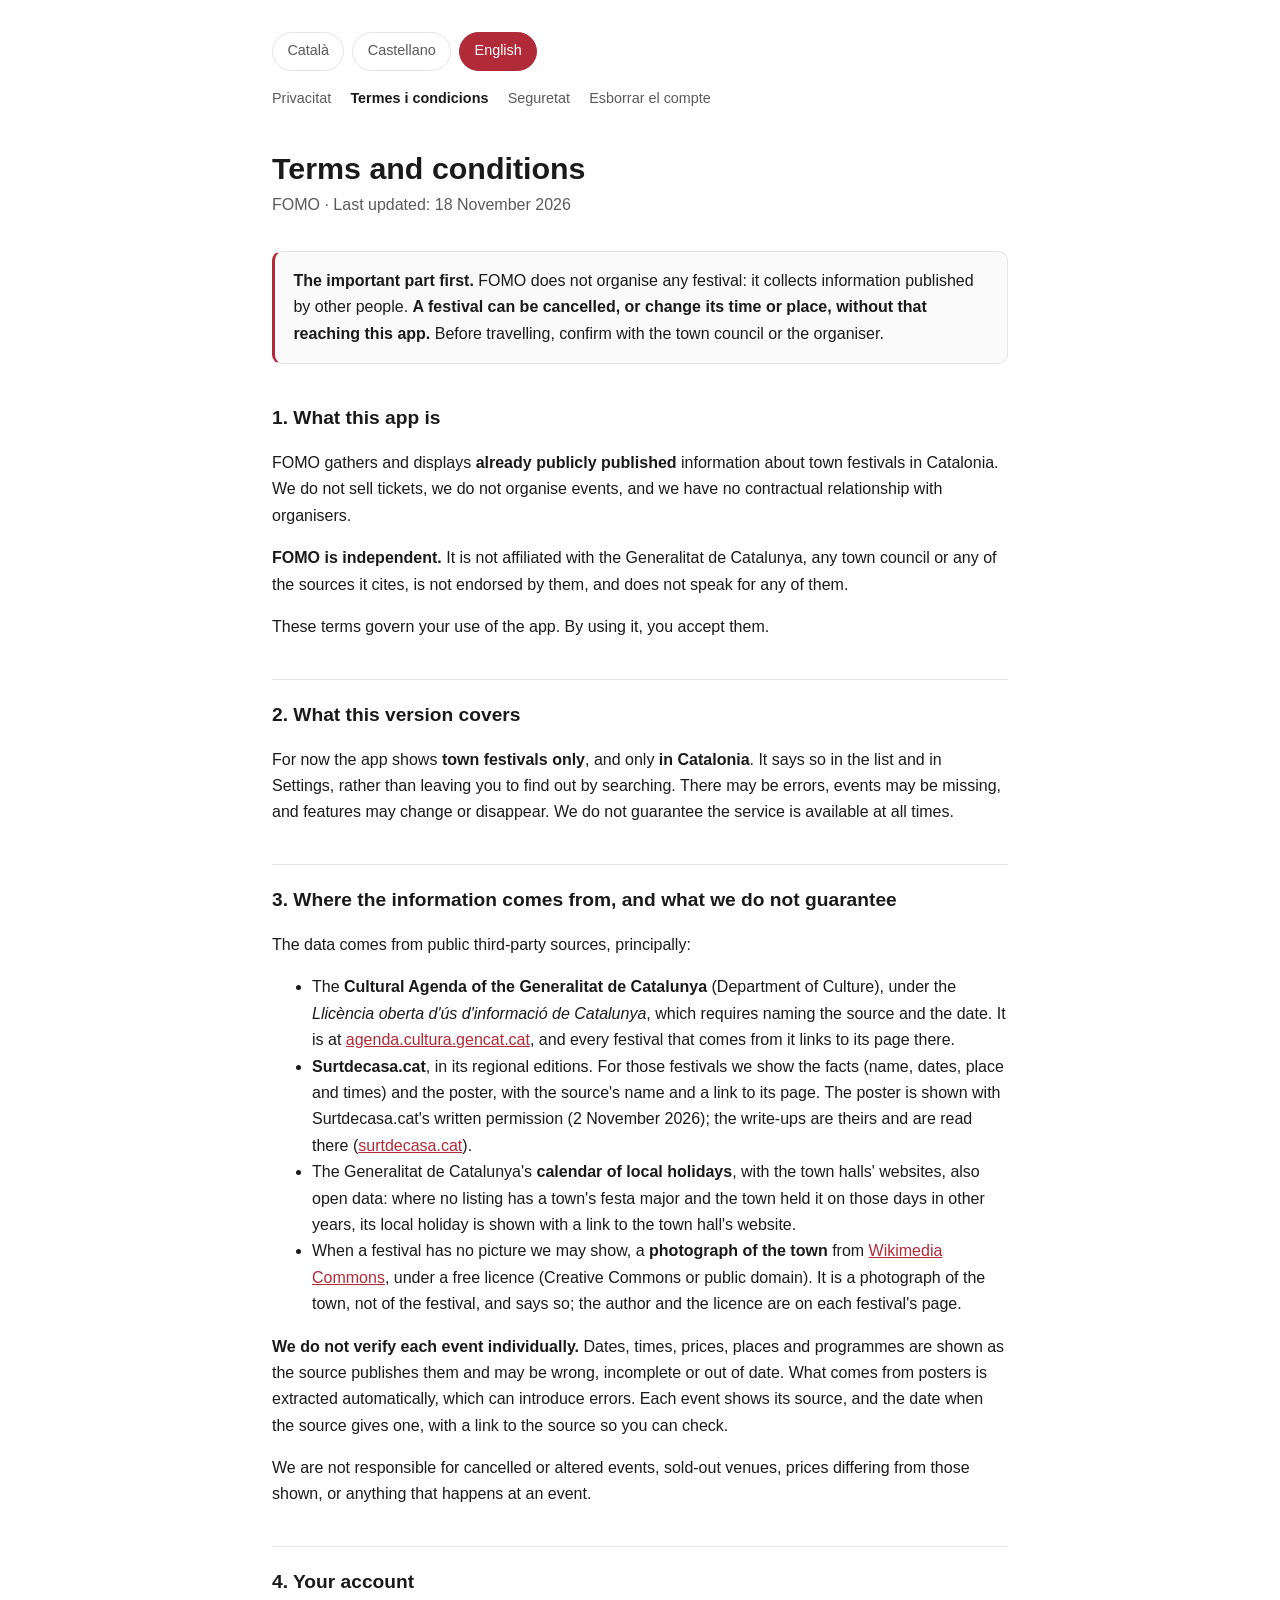
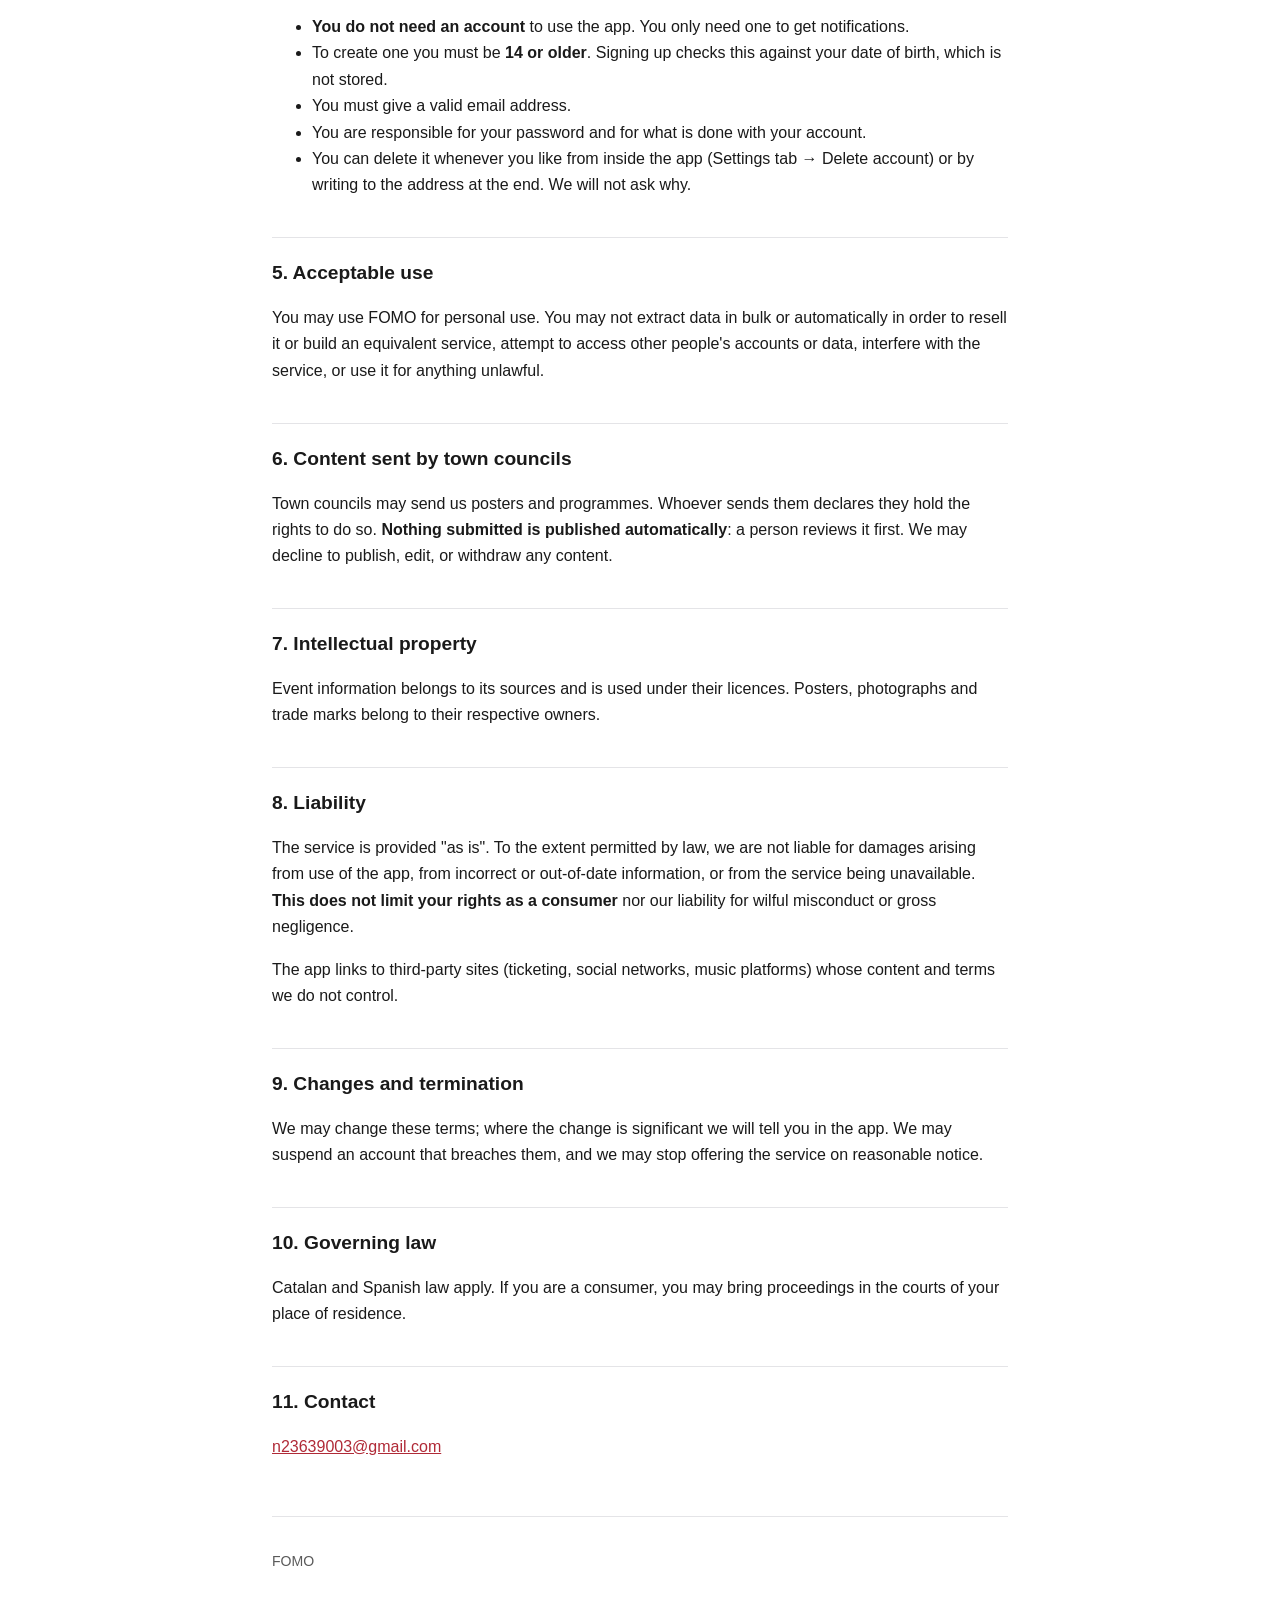
<file: termes.html>
<!doctype html>
<html lang="ca">
<head>
<meta charset="utf-8">
<meta name="viewport" content="width=device-width, initial-scale=1">
<title>Termes i condicions · FOMO</title>
<link rel="stylesheet" href="estil.css">
</head>
<body>
<main>
<nav>
  <button data-lang="ca" aria-current="true">Català</button>
  <button data-lang="es" aria-current="false">Castellano</button>
  <button data-lang="en" aria-current="false">English</button>
</nav>
<div class="pages">
  <a href="privacitat.html">Privacitat</a>
  <a href="termes.html" aria-current="page">Termes i condicions</a>
  <a href="seguretat.html">Seguretat</a>
  <a href="esborrar-compte.html">Esborrar el compte</a>
</div>

<section id="ca">
  <h1>Termes i condicions</h1>
  <p class="sub">FOMO · Darrera actualització: 18 de novembre de 2026</p>

  <div class="box warn">
    <p><strong>El més important, primer.</strong> FOMO no organitza cap festa:
    recull informació que publiquen tercers. <strong>Una festa es pot anul·lar o
    canviar d'hora o de lloc sense que això arribi aquí.</strong> Abans de fer
    quilòmetres, confirma-ho amb l'ajuntament o l'organitzador.</p>
  </div>

  <h2>1. Què és aquesta aplicació</h2>
  <p>FOMO reuneix i mostra informació <strong>ja publicada públicament</strong>
  sobre festes majors de Catalunya. No venem entrades, no organitzem actes i no
  tenim cap relació contractual amb els organitzadors.</p>
  <p><strong>FOMO és independent.</strong> No està afiliada a la Generalitat de
  Catalunya, a cap ajuntament ni a cap de les fonts que cita, no en té l'aval i
  no parla en nom de cap d'ells.</p>
  <p>Aquests termes regulen l'ús de l'aplicació. Fent-la servir, els acceptes.</p>

  <h2>2. Què cobreix aquesta versió</h2>
  <p>De moment l'aplicació només mostra <strong>festes majors</strong>, i només
  <strong>a Catalunya</strong>. Ho diu dins seu, a la llista i als Ajustos, per no fer-t'ho descobrir
  buscant. Poden aparèixer errors, poden faltar-hi actes i les funcionalitats poden canviar o
  desaparèixer. No garantim que el servei estigui disponible en tot moment.</p>

  <h2>3. D'on surt la informació, i què no en garantim</h2>
  <p>Les dades venen de fonts públiques de tercers, principalment:</p>
  <ul>
    <li>L'<strong>Agenda Cultural de la Generalitat de Catalunya</strong>
    (Departament de Cultura), sota la <em>Llicència oberta d'ús d'informació de
    Catalunya</em>, que demana que se'n citi la font i la data. És al web
    <a href="https://agenda.cultura.gencat.cat">agenda.cultura.gencat.cat</a>,
    i cada festa que en ve enllaça a la seva pàgina d'allà.</li>
    <li><strong>Surtdecasa.cat</strong>, en les seves edicions comarcals. D'aquestes
    festes en mostrem les dades (nom, dates, lloc i horaris) i el cartell, amb el
    nom de la font i un enllaç a la seva fitxa. El cartell es mostra amb el permís
    per escrit de Surtdecasa.cat (2 de novembre de 2026); els textos són seus i es
    consulten allà (<a href="https://surtdecasa.cat">surtdecasa.cat</a>).</li>
    <li>El <strong>calendari de festes locals</strong> de la Generalitat de
    Catalunya, amb les webs dels ajuntaments, també dades obertes: quan cap
    agenda no té la festa major d'un poble i el poble l'ha celebrada aquells
    dies altres anys, se'n mostra el dia de festa local i l'enllaç a la web de
    l'ajuntament.</li>
    <li>Quan una festa no té cap imatge que puguem mostrar, una <strong>foto del
    poble</strong> de <a href="https://commons.wikimedia.org">Wikimedia
    Commons</a>, amb llicència lliure (Creative Commons o domini públic). És una
    foto del poble, no de la festa, i així ho diu; l'autor i la llicència són a
    la fitxa de cada festa.</li>
  </ul>
  <p><strong>No verifiquem cada acte un per un.</strong> Dates, hores, preus,
  llocs i programes es mostren tal com els publica la font i poden ser
  incorrectes, incomplets o desactualitzats. La que surt de cartells s'extreu
  automàticament, cosa que pot introduir errors. La font de cada esdeveniment, i
  la data quan la font la dona, es mostren a la seva fitxa amb un enllaç a la
  font, perquè ho puguis comprovar.</p>
  <p>No responem d'actes anul·lats o modificats, d'aforaments exhaurits, de preus
  diferents dels indicats, ni del que passi en un acte.</p>

  <h2>4. El teu compte</h2>
  <ul>
    <li><strong>No cal cap compte</strong> per fer servir l'aplicació. Només el
    necessites per rebre avisos.</li>
    <li>Per crear-ne un cal tenir <strong>14 anys o més</strong>. En registrar-te es
    comprova amb la data de naixement, que no es desa.</li>
    <li>Has de donar una adreça electrònica vàlida.</li>
    <li>Ets responsable de la teva contrasenya i del que es faci amb el teu compte.</li>
    <li>L'esborres quan vulguis des de l'aplicació mateixa (pestanya Ajustos →
    Esborrar el compte) o escrivint-nos a l'adreça del final. No et demanarem
    explicacions.</li>
  </ul>

  <h2>5. Ús acceptable</h2>
  <p>Pots fer servir FOMO per a ús personal. No pots extreure'n dades de manera
  massiva o automatitzada per revendre-les o muntar un servei equivalent,
  intentar accedir a comptes o dades d'altri, interferir en el funcionament del
  servei, ni fer-lo servir per a res il·legal.</p>

  <h2>6. Contingut que envien els ajuntaments</h2>
  <p>Els ajuntaments poden fer-nos arribar cartells i programes. Qui els envia
  declara que té els drets per fer-ho. <strong>Cap aportació es publica
  automàticament</strong>: una persona la revisa abans. Podem no publicar, editar
  o retirar qualsevol contingut.</p>

  <h2>7. Propietat intel·lectual</h2>
  <p>La informació dels
  esdeveniments pertany a les seves fonts i es fa servir segons les seves
  llicències. Els cartells, les fotografies i les marques són de qui en sigui
  titular.</p>

  <h2>8. Responsabilitat</h2>
  <p>El servei s'ofereix «tal com és». En la mesura que ho permeti la llei, no
  responem de danys derivats de l'ús de l'aplicació, d'informació incorrecta o
  desactualitzada, ni de la indisponibilitat del servei. <strong>Això no limita
  els teus drets com a consumidor</strong> ni la nostra responsabilitat en cas de
  dol o negligència greu.</p>
  <p>L'aplicació enllaça a llocs de tercers (venda d'entrades, xarxes socials,
  plataformes de música) dels quals no controlem el contingut ni les condicions.</p>

  <h2>9. Canvis i finalització</h2>
  <p>Podem modificar aquests termes; si el canvi és rellevant, t'ho farem saber
  dins l'aplicació. Podem suspendre un compte que els incompleixi, i podem deixar
  d'oferir el servei avisant-ne amb una antelació raonable.</p>

  <h2>10. Llei aplicable</h2>
  <p>S'apliquen la legislació catalana i l'espanyola. Si ets consumidor, pots
  acudir als tribunals del teu domicili.</p>

  <h2>11. Contacte</h2>
  <p><a href="mailto:n23639003@gmail.com">n23639003@gmail.com</a></p>
</section>

<section id="es" hidden>
  <h1>Términos y condiciones</h1>
  <p class="sub">FOMO · Última actualización: 18 de noviembre de 2026</p>

  <div class="box warn">
    <p><strong>Lo más importante, primero.</strong> FOMO no organiza ninguna
    fiesta: recoge información publicada por terceros. <strong>Una fiesta puede
    anularse o cambiar de hora o de lugar sin que eso llegue aquí.</strong> Antes
    de hacer kilómetros, confírmalo con el ayuntamiento o el organizador.</p>
  </div>

  <h2>1. Qué es esta aplicación</h2>
  <p>FOMO reúne y muestra información <strong>ya publicada públicamente</strong>
  sobre fiestas mayores de Cataluña. No vendemos entradas, no organizamos actos y
  no tenemos ninguna relación contractual con los organizadores.</p>
  <p><strong>FOMO es independiente.</strong> No está afiliada a la Generalitat de
  Catalunya, a ningún ayuntamiento ni a ninguna de las fuentes que cita, no
  cuenta con su aval y no habla en nombre de ninguno de ellos.</p>
  <p>Estos términos regulan el uso de la aplicación. Al usarla, los aceptas.</p>

  <h2>2. Qué cubre esta versión</h2>
  <p>De momento la aplicación solo muestra <strong>fiestas mayores</strong>, y
  solo <strong>en Cataluña</strong>. Lo dice dentro de sí misma, en la lista y en los Ajustes, para no
  hacértelo descubrir buscando. Pueden aparecer errores, pueden faltar actos y las funcionalidades
  pueden cambiar o desaparecer. No garantizamos que el servicio esté disponible
  en todo momento.</p>

  <h2>3. De dónde sale la información, y qué no garantizamos</h2>
  <p>Los datos provienen de fuentes públicas de terceros, principalmente:</p>
  <ul>
    <li>La <strong>Agenda Cultural de la Generalitat de Catalunya</strong>
    (Departament de Cultura), bajo la <em>Llicència oberta d'ús d'informació de
    Catalunya</em>, que exige citar la fuente y la fecha. Está en la web
    <a href="https://agenda.cultura.gencat.cat">agenda.cultura.gencat.cat</a>,
    y cada fiesta que viene de allí enlaza a su página.</li>
    <li><strong>Surtdecasa.cat</strong>, en sus ediciones comarcales. De esas
    fiestas mostramos los datos (nombre, fechas, lugar y horarios) y el cartel, con
    el nombre de la fuente y un enlace a su ficha. El cartel se muestra con el
    permiso por escrito de Surtdecasa.cat (2 de noviembre de 2026); los textos son
    suyos y se consultan allí (<a href="https://surtdecasa.cat">surtdecasa.cat</a>).</li>
    <li>El <strong>calendario de fiestas locales</strong> de la Generalitat de
    Catalunya, con las webs de los ayuntamientos, también datos abiertos:
    cuando ninguna agenda tiene la fiesta mayor de un pueblo y el pueblo la
    celebró esos días otros años, se muestra su día de fiesta local y el
    enlace a la web del ayuntamiento.</li>
    <li>Cuando una fiesta no tiene ninguna imagen que podamos mostrar, una
    <strong>foto del pueblo</strong> de <a href="https://commons.wikimedia.org">Wikimedia
    Commons</a>, con licencia libre (Creative Commons o dominio público). Es una
    foto del pueblo, no de la fiesta, y así lo dice; el autor y la licencia están
    en la ficha de cada fiesta.</li>
  </ul>
  <p><strong>No verificamos cada acto uno por uno.</strong> Fechas, horas,
  precios, lugares y programas se muestran tal como los publica la fuente y
  pueden ser incorrectos, incompletos o estar desactualizados. La que sale de
  carteles se extrae automáticamente, lo que puede introducir errores. La fuente
  de cada evento, y la fecha cuando la fuente la da, se muestran en su ficha con
  un enlace a la fuente, para que puedas comprobarlo.</p>
  <p>No respondemos de actos anulados o modificados, aforos completos, precios
  distintos de los indicados, ni de lo que ocurra en un acto.</p>

  <h2>4. Tu cuenta</h2>
  <ul>
    <li><strong>No hace falta ninguna cuenta</strong> para usar la aplicación.
    Solo la necesitas para recibir avisos.</li>
    <li>Para crear una hay que tener <strong>14 años o más</strong>. Al registrarte
    se comprueba con la fecha de nacimiento, que no se guarda.</li>
    <li>Debes facilitar una dirección de correo válida.</li>
    <li>Eres responsable de tu contraseña y de lo que se haga con tu cuenta.</li>
    <li>La borras cuando quieras desde la propia aplicación (pestaña Ajustes →
    Borrar la cuenta) o escribiéndonos a la dirección del final. No te pediremos
    explicaciones.</li>
  </ul>

  <h2>5. Uso aceptable</h2>
  <p>Puedes usar FOMO para uso personal. No puedes extraer datos de forma
  masiva o automatizada para revenderlos o montar un servicio equivalente,
  intentar acceder a cuentas o datos ajenos, interferir en el funcionamiento del
  servicio, ni usarlo para nada ilegal.</p>

  <h2>6. Contenido enviado por los ayuntamientos</h2>
  <p>Los ayuntamientos pueden hacernos llegar carteles y programas. Quien los
  envía declara que tiene los derechos para hacerlo. <strong>Ninguna aportación
  se publica automáticamente</strong>: una persona la revisa antes. Podemos no
  publicar, editar o retirar cualquier contenido.</p>

  <h2>7. Propiedad intelectual</h2>
  <p>La información de los
  eventos pertenece a sus fuentes y se usa según sus licencias. Los carteles, las
  fotografías y las marcas son de quien sea su titular.</p>

  <h2>8. Responsabilidad</h2>
  <p>El servicio se ofrece «tal cual». En la medida en que lo permita la ley, no
  respondemos de daños derivados del uso de la aplicación, de información
  incorrecta o desactualizada, ni de la indisponibilidad del servicio.
  <strong>Esto no limita tus derechos como consumidor</strong> ni nuestra
  responsabilidad en caso de dolo o negligencia grave.</p>
  <p>La aplicación enlaza a sitios de terceros (venta de entradas, redes
  sociales, plataformas de música) cuyo contenido y condiciones no controlamos.</p>

  <h2>9. Cambios y finalización</h2>
  <p>Podemos modificar estos términos; si el cambio es relevante, te lo haremos
  saber dentro de la aplicación. Podemos suspender una cuenta que los incumpla, y
  podemos dejar de ofrecer el servicio avisando con una antelación razonable.</p>

  <h2>10. Ley aplicable</h2>
  <p>Se aplican la legislación catalana y la española. Si eres consumidor, puedes
  acudir a los tribunales de tu domicilio.</p>

  <h2>11. Contacto</h2>
  <p><a href="mailto:n23639003@gmail.com">n23639003@gmail.com</a></p>
</section>

<section id="en" hidden>
  <h1>Terms and conditions</h1>
  <p class="sub">FOMO · Last updated: 18 November 2026</p>

  <div class="box warn">
    <p><strong>The important part first.</strong> FOMO does not organise any
    festival: it collects information published by other people. <strong>A
    festival can be cancelled, or change its time or place, without that reaching
    this app.</strong> Before travelling, confirm with the town council or the
    organiser.</p>
  </div>

  <h2>1. What this app is</h2>
  <p>FOMO gathers and displays <strong>already publicly published</strong>
  information about town festivals in Catalonia. We do not sell tickets, we do
  not organise events, and we have no contractual relationship with organisers.</p>
  <p><strong>FOMO is independent.</strong> It is not affiliated with the
  Generalitat de Catalunya, any town council or any of the sources it cites, is
  not endorsed by them, and does not speak for any of them.</p>
  <p>These terms govern your use of the app. By using it, you accept them.</p>

  <h2>2. What this version covers</h2>
  <p>For now the app shows <strong>town festivals only</strong>, and only
  <strong>in Catalonia</strong>. It says so in the list and in Settings, rather than leaving you to find out
  by searching. There may be errors, events may be missing, and features may change or disappear. We do not
  guarantee the service is available at all times.</p>

  <h2>3. Where the information comes from, and what we do not guarantee</h2>
  <p>The data comes from public third-party sources, principally:</p>
  <ul>
    <li>The <strong>Cultural Agenda of the Generalitat de Catalunya</strong>
    (Department of Culture), under the <em>Llicència oberta d'ús d'informació de
    Catalunya</em>, which requires naming the source and the date. It is at
    <a href="https://agenda.cultura.gencat.cat">agenda.cultura.gencat.cat</a>,
    and every festival that comes from it links to its page there.</li>
    <li><strong>Surtdecasa.cat</strong>, in its regional editions. For those
    festivals we show the facts (name, dates, place and times) and the poster, with
    the source's name and a link to its page. The poster is shown with
    Surtdecasa.cat's written permission (2 November 2026); the write-ups are theirs
    and are read there (<a href="https://surtdecasa.cat">surtdecasa.cat</a>).</li>
    <li>The Generalitat de Catalunya's <strong>calendar of local
    holidays</strong>, with the town halls' websites, also open data: where no
    listing has a town's festa major and the town held it on those days in
    other years, its local holiday is shown with a link to the town hall's
    website.</li>
    <li>When a festival has no picture we may show, a <strong>photograph of the
    town</strong> from <a href="https://commons.wikimedia.org">Wikimedia
    Commons</a>, under a free licence (Creative Commons or public domain). It is a
    photograph of the town, not of the festival, and says so; the author and the
    licence are on each festival's page.</li>
  </ul>
  <p><strong>We do not verify each event individually.</strong> Dates, times,
  prices, places and programmes are shown as the source publishes them and may be
  wrong, incomplete or out of date. What comes from posters is extracted
  automatically, which can introduce errors. Each event shows its source, and the
  date when the source gives one, with a link to the source so you can check.</p>
  <p>We are not responsible for cancelled or altered events, sold-out venues,
  prices differing from those shown, or anything that happens at an event.</p>

  <h2>4. Your account</h2>
  <ul>
    <li><strong>You do not need an account</strong> to use the app. You only need
    one to get notifications.</li>
    <li>To create one you must be <strong>14 or older</strong>. Signing up checks
    this against your date of birth, which is not stored.</li>
    <li>You must give a valid email address.</li>
    <li>You are responsible for your password and for what is done with your account.</li>
    <li>You can delete it whenever you like from inside the app (Settings tab →
    Delete account) or by writing to the address at the end. We will not ask why.</li>
  </ul>

  <h2>5. Acceptable use</h2>
  <p>You may use FOMO for personal use. You may not extract data in bulk or
  automatically in order to resell it or build an equivalent service, attempt to
  access other people's accounts or data, interfere with the service, or use it
  for anything unlawful.</p>

  <h2>6. Content sent by town councils</h2>
  <p>Town councils may send us posters and programmes. Whoever sends them
  declares they hold the rights to do so. <strong>Nothing submitted is published
  automatically</strong>: a person reviews it first. We may decline to publish,
  edit, or withdraw any content.</p>

  <h2>7. Intellectual property</h2>
  <p>Event information
  belongs to its sources and is used under their licences. Posters, photographs
  and trade marks belong to their respective owners.</p>

  <h2>8. Liability</h2>
  <p>The service is provided "as is". To the extent permitted by law, we are not
  liable for damages arising from use of the app, from incorrect or out-of-date
  information, or from the service being unavailable. <strong>This does not limit
  your rights as a consumer</strong> nor our liability for wilful misconduct or
  gross negligence.</p>
  <p>The app links to third-party sites (ticketing, social networks, music
  platforms) whose content and terms we do not control.</p>

  <h2>9. Changes and termination</h2>
  <p>We may change these terms; where the change is significant we will tell you
  in the app. We may suspend an account that breaches them, and we may stop
  offering the service on reasonable notice.</p>

  <h2>10. Governing law</h2>
  <p>Catalan and Spanish law apply. If you are a consumer, you may bring
  proceedings in the courts of your place of residence.</p>

  <h2>11. Contact</h2>
  <p><a href="mailto:n23639003@gmail.com">n23639003@gmail.com</a></p>
</section>

<footer><p>FOMO</p></footer>
</main>
<script src="idioma.js"></script>
</body>
</html>
</file>
<file: estil.css>
/* Shared by the three legal pages. Kept as one file rather than copied into
   each so a change to the look does not have to be made three times, and no
   build step: GitHub Pages serves these as they are. */
:root {
  --bg: #ffffff; --fg: #1a1a1a; --muted: #5a5a5a; --line: #e4e4e7;
  --accent: #b02a37; --card: #fafafa;
}
@media (prefers-color-scheme: dark) {
  :root {
    --bg: #131316; --fg: #ececee; --muted: #a1a1aa; --line: #2a2a30;
    --accent: #f08a95; --card: #1c1c21;
  }
}
* { box-sizing: border-box; }
body {
  margin: 0; background: var(--bg); color: var(--fg);
  font: 16px/1.65 -apple-system, BlinkMacSystemFont, "Segoe UI", Roboto, sans-serif;
  padding: 2rem 1.25rem 5rem;
}
main { max-width: 46rem; margin: 0 auto; }
h1 { font-size: 1.9rem; line-height: 1.2; margin: 0 0 .35rem; }
h2 { font-size: 1.2rem; margin: 2.4rem 0 .6rem; padding-top: 1.2rem; border-top: 1px solid var(--line); }
h2:first-of-type { border-top: 0; padding-top: 0; }
.sub { color: var(--muted); margin: 0 0 2rem; }
nav { display: flex; gap: .5rem; margin: 0 0 1rem; flex-wrap: wrap; }
nav button {
  font: inherit; font-size: .9rem; padding: .4rem .9rem; cursor: pointer;
  border: 1px solid var(--line); border-radius: 999px;
  background: transparent; color: var(--muted);
}
nav button[aria-current="true"] { background: var(--accent); border-color: var(--accent); color: #fff; }
.pages { display: flex; gap: 1.2rem; margin: 0 0 2.5rem; flex-wrap: wrap; font-size: .9rem; }
.pages a { color: var(--muted); text-decoration: none; }
.pages a:hover { text-decoration: underline; }
.pages a[aria-current="page"] { color: var(--fg); font-weight: 600; }
table { width: 100%; border-collapse: collapse; margin: 1rem 0; font-size: .93rem; display: block; overflow-x: auto; }
th, td { text-align: left; padding: .6rem .7rem; border-bottom: 1px solid var(--line); vertical-align: top; }
th { font-weight: 600; }
.box { background: var(--card); border: 1px solid var(--line); border-radius: .6rem; padding: 1rem 1.15rem; margin: 1.4rem 0; }
.box p:last-child { margin-bottom: 0; }
.box p:first-child { margin-top: 0; }
.warn { border-left: 3px solid var(--accent); }
code { background: var(--card); border: 1px solid var(--line); border-radius: 3px; padding: .1em .35em; font-size: .9em; }
a { color: var(--accent); }
section[hidden] { display: none; }
footer { margin-top: 3.5rem; padding-top: 1.2rem; border-top: 1px solid var(--line); color: var(--muted); font-size: .88rem; }
</file>
